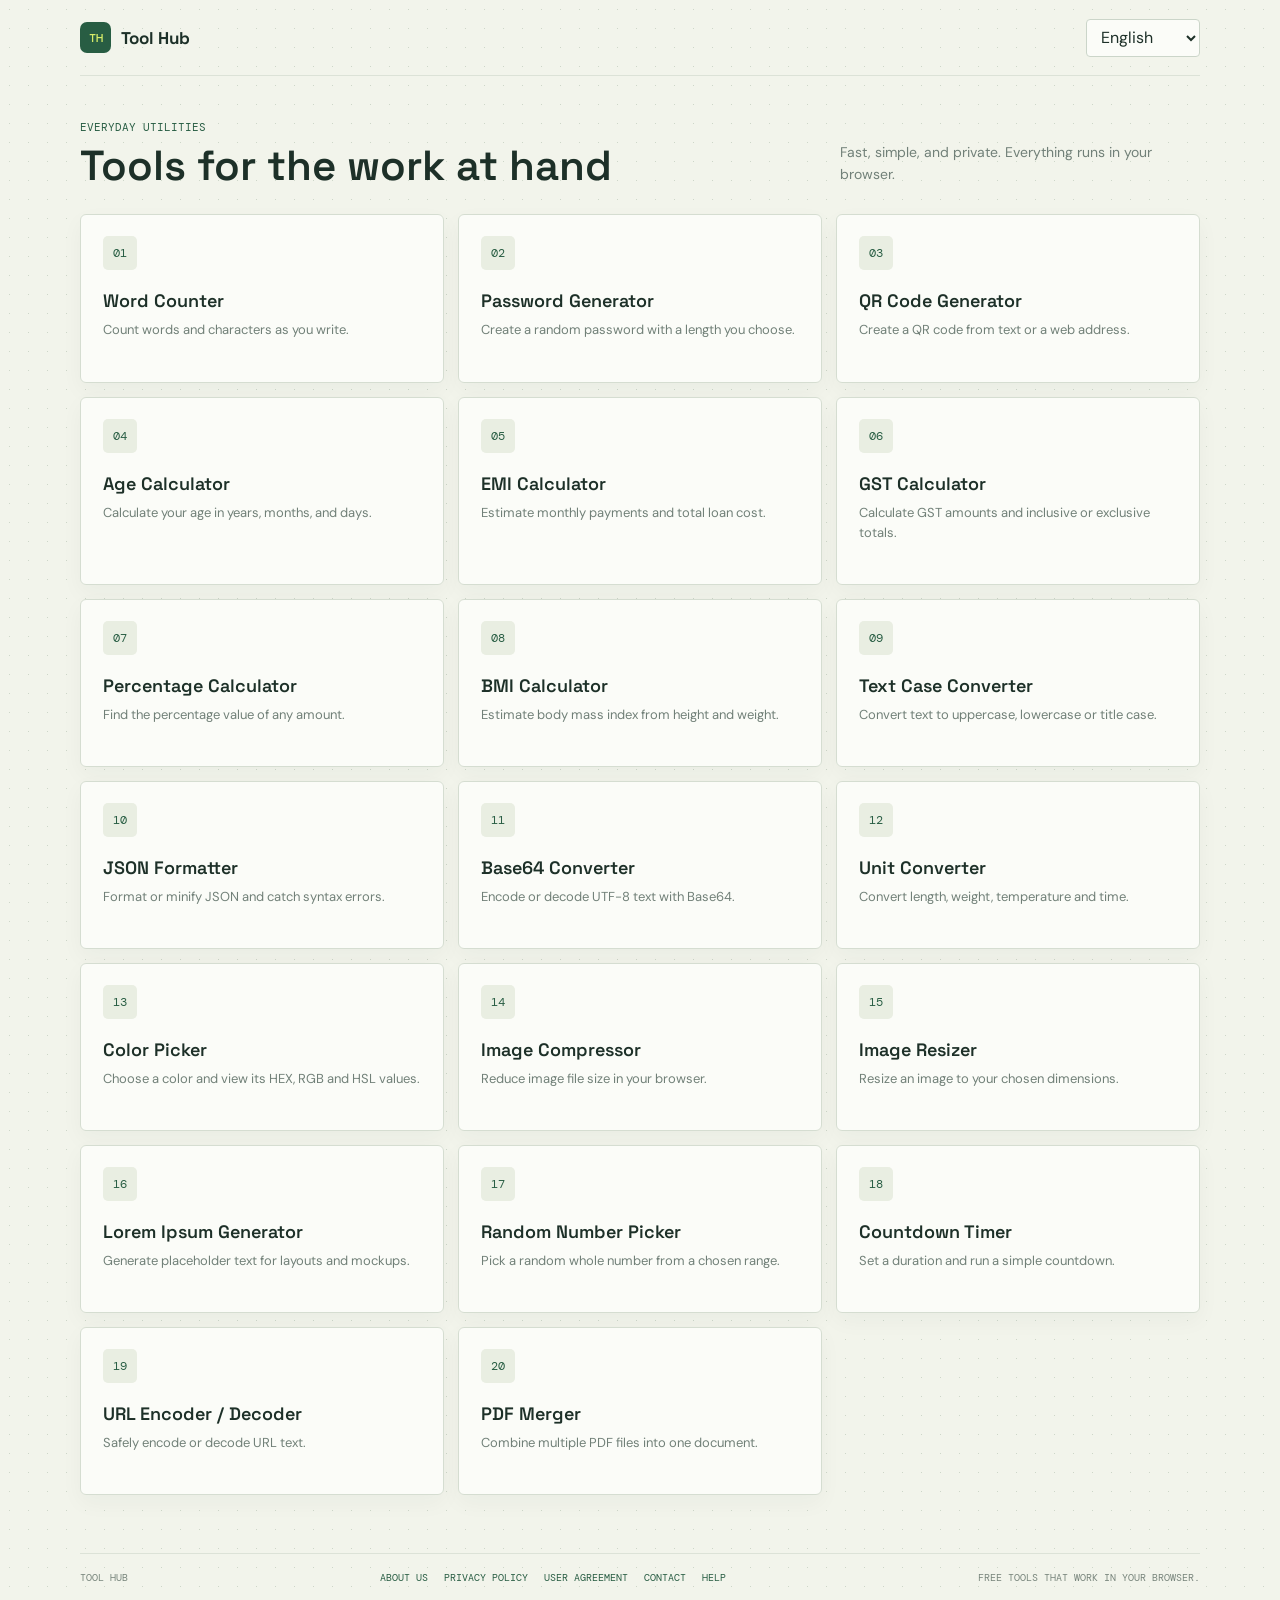
<file: index.html>
<!DOCTYPE html>
<html lang="en">
<head>
  <meta charset="UTF-8">
  <meta name="viewport" content="width=device-width, initial-scale=1">
  <meta name="theme-color" content="#f2f4eb">
  <meta name="description" content="A collection of 20 free online tools for writing, calculations, images, text and more.">
  <title>Tool Hub</title>
  <link rel="preconnect" href="https://fonts.googleapis.com">
  <link rel="preconnect" href="https://fonts.gstatic.com" crossorigin>
  <link href="https://fonts.googleapis.com/css2?family=DM+Mono:wght@400;500&family=DM+Sans:wght@400;500;600;700&family=Space+Grotesk:wght@400;500;600;700&family=Noto+Sans+Devanagari:wght@400;600&family=Noto+Sans+Telugu:wght@400;600&family=Noto+Sans+Arabic:wght@400;600&display=swap" rel="stylesheet">
  <style>
    :root {
      color-scheme: light;
      --paper: #f2f4eb;
      --ink: #1d3028;
      --muted: #718078;
      --green: #285d43;
      --lime: #d7ed69;
      --line: #dce2d7;
      --white: #fbfcf8;
      --orange: #e8794f;
      font-family: "DM Sans", "Noto Sans Devanagari", "Noto Sans Telugu", "Noto Sans Arabic", sans-serif;
      font-synthesis: none;
      text-rendering: optimizeLegibility;
      -webkit-font-smoothing: antialiased;
      -moz-osx-font-smoothing: grayscale;
    }

    * { box-sizing: border-box; }

    body {
      min-width: 320px;
      min-height: 100vh;
      margin: 0;
      color: var(--ink);
      background-color: var(--paper);
      background-image: radial-gradient(#cdd6c8 0.7px, transparent 0.7px);
      background-size: 19px 19px;
    }

    button, input, textarea, select { font: inherit; }
    button, select { cursor: pointer; }

    .shell {
      width: min(1120px, calc(100% - 64px));
      margin: 0 auto;
    }

    .topbar {
      display: flex;
      align-items: center;
      justify-content: space-between;
      min-height: 82px;
      border-bottom: 1px solid var(--line);
      animation: arrive 500ms ease both;
    }

    .brand {
      display: inline-flex;
      align-items: center;
      gap: 11px;
      color: var(--ink);
      font-family: "Space Grotesk", sans-serif;
      font-size: 17px;
      font-weight: 700;
      text-decoration: none;
    }

    .brand-mark {
      display: grid;
      width: 31px;
      height: 31px;
      place-items: center;
      border-radius: 9px;
      background: var(--green);
      color: var(--lime);
      font-family: "DM Mono", monospace;
      font-size: 15px;
    }

    .availability {
      display: flex;
      align-items: center;
      gap: 8px;
      color: var(--muted);
      font-family: "DM Mono", monospace;
      font-size: 11px;
      letter-spacing: 0;
      text-transform: uppercase;
    }

    .availability::before {
      width: 7px;
      height: 7px;
      border-radius: 50%;
      background: #7aab52;
      content: "";
    }

    main { padding: 66px 0 72px; }

    .intro {
      display: flex;
      align-items: end;
      justify-content: space-between;
      gap: 24px;
      margin-bottom: 34px;
      animation: arrive 550ms 70ms ease both;
    }

    .eyebrow {
      margin: 0 0 12px;
      color: var(--green);
      font-family: "DM Mono", monospace;
      font-size: 11px;
      letter-spacing: 0;
      text-transform: uppercase;
    }

    h1 {
      margin: 0;
      font-family: "Space Grotesk", sans-serif;
      font-size: clamp(38px, 5vw, 58px);
      font-weight: 600;
      line-height: 1.02;
      letter-spacing: 0;
    }

    .intro-note {
      max-width: 230px;
      margin: 0 0 4px;
      color: var(--muted);
      font-size: 14px;
      line-height: 1.55;
    }

    .language {
      min-height: 38px;
      padding: 0 32px 0 11px;
      border: 1px solid #cbd5c9;
      border-radius: 5px;
      background: var(--white);
      color: var(--ink);
    }

    .language:focus-visible, button:focus-visible, input:focus-visible, textarea:focus-visible {
      outline: 2px solid var(--green);
      outline-offset: 3px;
    }

    .visually-hidden {
      position: absolute;
      width: 1px;
      height: 1px;
      overflow: hidden;
      clip: rect(0, 0, 0, 0);
      white-space: nowrap;
      clip-path: inset(50%);
    }

    .tool-grid { display: grid; grid-template-columns: repeat(2, minmax(0, 1fr)); gap: 16px; }
    .tool-card {
      min-width: 0;
      padding: 21px 22px 20px;
      border: 1px solid #d5ddd1;
      border-radius: 7px;
      background: var(--white);
      box-shadow: 0 8px 22px rgb(34 58 43 / 4%);
      animation: arrive 520ms ease both;
    }
    .tool-card:nth-child(2) { animation-delay: 70ms; }
    .tool-card:nth-child(3) { animation-delay: 140ms; }
    .tool-card:nth-child(4) { animation-delay: 210ms; }
    .card-heading { display: flex; align-items: center; gap: 11px; margin-bottom: 17px; }
    .card-mark {
      display: grid;
      width: 33px;
      height: 33px;
      flex: 0 0 auto;
      place-items: center;
      border-radius: 5px;
      background: #e9eee2;
      color: var(--green);
      font-family: "DM Mono", monospace;
      font-size: 12px;
    }
    .card-heading h2 { margin: 0; font-family: "Space Grotesk", sans-serif; font-size: 17px; font-weight: 600; }
    .tool-card label { display: block; margin: 12px 0 6px; color: #64746a; font-size: 12px; }
    .tool-card input:not([type="range"]), .tool-card textarea {
      width: 100%;
      min-width: 0;
      border: 1px solid #d5ddd1;
      border-radius: 4px;
      background: #fff;
      color: var(--ink);
    }
    .tool-card input:not([type="range"]) { min-height: 40px; padding: 8px 10px; }
    .tool-card input[type="number"], .tool-card input[type="date"] { direction: ltr; text-align: start; }
    .tool-card textarea { min-height: 116px; padding: 10px 11px; resize: vertical; font-size: 14px; line-height: 1.55; }
    .tool-card textarea:focus-visible { outline: 2px solid var(--green); outline-offset: 2px; }
    .tool-card input[type="range"] { display: block; width: 100%; height: 24px; margin: 10px 0 2px; accent-color: var(--green); }
    .range-label { display: flex; align-items: baseline; justify-content: space-between; gap: 12px; }
    .range-label label { margin: 0; }
    .range-value { color: var(--green); font-family: "DM Mono", monospace; font-size: 13px; }
    .tool-card .stats { display: flex; flex-wrap: wrap; gap: 24px; padding-top: 15px; border-top: 1px solid #e8ece5; }
    .tool-card .stat-label { display: block; margin-bottom: 5px; color: var(--muted); font-size: 12px; }
    .tool-card .stat-value { display: block; font-size: 25px; line-height: 1; }
    .password-output {
      display: block;
      min-height: 43px;
      overflow-wrap: anywhere;
      padding: 11px;
      border: 1px solid #e1e7de;
      border-radius: 4px;
      background: #f4f6f0;
      color: var(--ink);
      font-family: "DM Mono", monospace;
      font-size: 13px;
    }
    .button-row { display: flex; flex-wrap: wrap; gap: 9px; margin-top: 13px; }
    .tool-button {
      min-height: 38px;
      margin-top: 13px;
      padding: 0 14px;
      border: 1px solid var(--green);
      border-radius: 4px;
      background: var(--green);
      color: #fff;
      font-size: 13px;
      font-weight: 600;
      transition: background-color 140ms ease, transform 140ms ease;
    }
    .button-row .tool-button { flex: 1; margin-top: 0; }
    .tool-button:hover { transform: translateY(-1px); background: #1d4b35; }
    .tool-button.secondary { background: transparent; color: var(--green); }
    .tool-button.secondary:hover { background: #edf2e8; }
    .tool-button:disabled { border-color: #cbd5c9; background: #e9eee7; color: #7d8b80; cursor: default; transform: none; }
    .tool-result { min-height: 24px; margin: 14px 0 0; color: var(--ink); font-size: 14px; line-height: 1.6; overflow-wrap: anywhere; }
    .tool-result:empty { margin-top: 0; }
    .tool-result.is-error { color: #a4472a; }
    .tool-status { min-height: 18px; margin: 8px 0 0; color: var(--muted); font-size: 12px; }

    .workspace {
      display: grid;
      grid-template-columns: minmax(0, 1fr) 286px;
      min-height: 410px;
      overflow: hidden;
      border: 1px solid #d5ddd1;
      border-radius: 8px;
      background: var(--white);
      box-shadow: 0 18px 48px rgb(34 58 43 / 7%);
      animation: arrive 600ms 140ms ease both;
    }

    .writing-pane {
      display: flex;
      min-width: 0;
      flex-direction: column;
      padding: 24px 28px 20px;
    }

    .pane-head {
      display: flex;
      align-items: center;
      justify-content: space-between;
      min-height: 31px;
      margin-bottom: 14px;
    }

    .pane-label, .draft-state {
      color: var(--muted);
      font-family: "DM Mono", monospace;
      font-size: 11px;
      letter-spacing: 0;
      text-transform: uppercase;
    }

    .draft-state { display: flex; align-items: center; gap: 7px; }
    .draft-state::before { width: 6px; height: 6px; border-radius: 50%; background: var(--orange); content: ""; }

    textarea {
      width: 100%;
      min-height: 285px;
      flex: 1;
      resize: vertical;
      border: 0;
      outline: 0;
      background: transparent;
      color: var(--ink);
      font-size: 16px;
      line-height: 1.75;
    }

    textarea::placeholder { color: #a2ada4; }
    textarea:focus-visible { outline: 2px solid #91ad63; outline-offset: 5px; border-radius: 2px; }

    .editor-foot {
      display: flex;
      align-items: center;
      justify-content: space-between;
      gap: 12px;
      padding-top: 15px;
      border-top: 1px solid #e8ece5;
    }

    .editor-hint { color: #89958c; font-size: 12px; }

    .clear-button {
      display: inline-flex;
      min-height: 36px;
      align-items: center;
      gap: 8px;
      padding: 0 10px;
      border: 0;
      border-radius: 5px;
      background: transparent;
      color: var(--green);
      cursor: pointer;
      font-size: 12px;
      font-weight: 600;
    }

    .clear-button:hover { background: #edf2e8; }
    .clear-button:focus-visible { outline: 2px solid var(--green); outline-offset: 2px; }
    .clear-button:disabled { color: #aab4ab; cursor: default; }
    .clear-button:disabled:hover { background: transparent; }

    .stats-pane {
      display: flex;
      flex-direction: column;
      padding: 26px 24px;
      background: #e9eee2;
    }

    .stats-title {
      margin: 0 0 22px;
      color: #64746a;
      font-family: "DM Mono", monospace;
      font-size: 11px;
      letter-spacing: 0;
      text-transform: uppercase;
    }

    .stat {
      padding: 16px 0 17px;
      border-top: 1px solid #d4ddcf;
    }

    .stat-label {
      display: block;
      margin-bottom: 7px;
      color: #68776d;
      font-size: 12px;
    }

    .stat-value {
      display: block;
      color: var(--ink);
      font-family: "Space Grotesk", sans-serif;
      font-size: 32px;
      font-weight: 600;
      line-height: 1;
      font-variant-numeric: tabular-nums;
    }

    .stat-value.is-updating { animation: count-update 220ms ease-out; }

    .reading-time {
      display: flex;
      align-items: center;
      justify-content: space-between;
      gap: 12px;
      margin-top: auto;
      padding: 15px 13px;
      border-radius: 5px;
      background: var(--green);
      color: white;
      font-size: 12px;
    }

    .reading-time strong {
      color: var(--lime);
      font-family: "DM Mono", monospace;
      font-size: 12px;
      font-weight: 500;
      white-space: nowrap;
    }

    footer {
      display: flex;
      justify-content: space-between;
      gap: 16px;
      padding-top: 20px;
      color: #78857c;
      font-family: "DM Mono", monospace;
      font-size: 10px;
      letter-spacing: 0;
      text-transform: uppercase;
    }

    @keyframes arrive {
      from { opacity: 0; transform: translateY(9px); }
      to { opacity: 1; transform: translateY(0); }
    }

    @keyframes count-update {
      50% { color: var(--green); transform: translateY(-2px); }
    }

    @media (max-width: 720px) {
      .shell { width: min(100% - 36px, 540px); }
      .topbar { min-height: 68px; }
      main { padding: 44px 0 40px; }
      .intro { align-items: start; flex-direction: column; gap: 14px; margin-bottom: 24px; }
      .intro-note { max-width: 330px; }
      .tool-grid { grid-template-columns: 1fr; gap: 12px; }
      .tool-card { padding: 18px; }
      .workspace { grid-template-columns: 1fr; }
      .writing-pane { min-height: 355px; padding: 19px 18px 15px; }
      textarea { min-height: 225px; }
      .stats-pane { display: grid; grid-template-columns: repeat(2, minmax(0, 1fr)); gap: 0 20px; padding: 21px 18px 18px; }
      .stats-title { grid-column: 1 / -1; margin-bottom: 10px; }
      .stat { padding: 13px 0; }
      .stat-value { font-size: 27px; }
      .reading-time { grid-column: 1 / -1; margin-top: 12px; }
    }

    @media (max-width: 390px) {
      .shell { width: calc(100% - 28px); }
      .availability { font-size: 9px; }
      .editor-hint { font-size: 11px; }
      footer { font-size: 9px; }
    }

    @media (prefers-reduced-motion: reduce) {
      *, *::before, *::after { animation-duration: 0.01ms !important; animation-iteration-count: 1 !important; scroll-behavior: auto !important; }
    }
  </style>
  <link rel="stylesheet" href="styles.css">
</head>
<body>
  <div class="shell">
    <header class="topbar">
      <a class="brand" href="index.html" aria-label="Tool Hub home">
        <span class="brand-mark" aria-hidden="true">TH</span>
        <span>Tool Hub</span>
      </a>
      <label class="visually-hidden" for="lang" data-i18n="languageLabel"></label>
      <select class="language" id="lang">
        <option value="en">English</option>
        <option value="hi">हिंदी</option>
        <option value="te">తెలుగు</option>
        <option value="ur">اردو</option>
      </select>
    </header>

    <main class="home-main">
      <section class="intro" aria-labelledby="page-title">
        <div>
          <p class="eyebrow" data-i18n="homeEyebrow"></p>
          <h1 id="page-title" data-i18n="homeTitle"></h1>
        </div>
        <p class="intro-note" data-i18n="homeSub"></p>
      </section>

      <section class="tool-grid" aria-label="Tools">
        <a class="tool-card" href="word-counter.html">
          <span class="card-mark" aria-hidden="true">01</span>
          <h2 data-i18n="wc"></h2>
          <p data-i18n="wcSummary"></p>
          <span class="card-action" data-i18n="openTool"></span>
        </a>
        <a class="tool-card" href="password-generator.html">
          <span class="card-mark" aria-hidden="true">02</span>
          <h2 data-i18n="pg"></h2>
          <p data-i18n="pgSummary"></p>
          <span class="card-action" data-i18n="openTool"></span>
        </a>
        <a class="tool-card" href="tools.html?tool=qr-generator"><span class="card-mark" aria-hidden="true">03</span><h2>QR Code Generator</h2><p>Create a QR code from text or a web address.</p><span class="card-action" data-i18n="openTool"></span></a>
        <a class="tool-card" href="age-calculator.html">
          <span class="card-mark" aria-hidden="true">04</span>
          <h2 data-i18n="age"></h2>
          <p data-i18n="ageSummary"></p>
          <span class="card-action" data-i18n="openTool"></span>
        </a>
        <a class="tool-card" href="emi-calculator.html">
          <span class="card-mark" aria-hidden="true">05</span>
          <h2 data-i18n="emi"></h2>
          <p data-i18n="emiSummary"></p>
          <span class="card-action" data-i18n="openTool"></span>
        </a>
        <a class="tool-card" href="tools.html?tool=gst-calculator"><span class="card-mark" aria-hidden="true">06</span><h2>GST Calculator</h2><p>Calculate GST amounts and inclusive or exclusive totals.</p><span class="card-action" data-i18n="openTool"></span></a>
        <a class="tool-card" href="tools.html?tool=percentage-calculator"><span class="card-mark" aria-hidden="true">07</span><h2>Percentage Calculator</h2><p>Find the percentage value of any amount.</p><span class="card-action" data-i18n="openTool"></span></a>
        <a class="tool-card" href="tools.html?tool=bmi-calculator"><span class="card-mark" aria-hidden="true">08</span><h2>BMI Calculator</h2><p>Estimate body mass index from height and weight.</p><span class="card-action" data-i18n="openTool"></span></a>
        <a class="tool-card" href="tools.html?tool=text-case-converter"><span class="card-mark" aria-hidden="true">09</span><h2>Text Case Converter</h2><p>Convert text to uppercase, lowercase or title case.</p><span class="card-action" data-i18n="openTool"></span></a>
        <a class="tool-card" href="tools.html?tool=json-formatter"><span class="card-mark" aria-hidden="true">10</span><h2>JSON Formatter</h2><p>Format or minify JSON and catch syntax errors.</p><span class="card-action" data-i18n="openTool"></span></a>
        <a class="tool-card" href="tools.html?tool=base64-converter"><span class="card-mark" aria-hidden="true">11</span><h2>Base64 Converter</h2><p>Encode or decode UTF-8 text with Base64.</p><span class="card-action" data-i18n="openTool"></span></a>
        <a class="tool-card" href="tools.html?tool=unit-converter"><span class="card-mark" aria-hidden="true">12</span><h2>Unit Converter</h2><p>Convert length, weight, temperature and time.</p><span class="card-action" data-i18n="openTool"></span></a>
        <a class="tool-card" href="tools.html?tool=color-picker"><span class="card-mark" aria-hidden="true">13</span><h2>Color Picker</h2><p>Choose a color and view its HEX, RGB and HSL values.</p><span class="card-action" data-i18n="openTool"></span></a>
        <a class="tool-card" href="tools.html?tool=image-compressor"><span class="card-mark" aria-hidden="true">14</span><h2>Image Compressor</h2><p>Reduce image file size in your browser.</p><span class="card-action" data-i18n="openTool"></span></a>
        <a class="tool-card" href="tools.html?tool=image-resizer"><span class="card-mark" aria-hidden="true">15</span><h2>Image Resizer</h2><p>Resize an image to your chosen dimensions.</p><span class="card-action" data-i18n="openTool"></span></a>
        <a class="tool-card" href="tools.html?tool=lorem-ipsum"><span class="card-mark" aria-hidden="true">16</span><h2>Lorem Ipsum Generator</h2><p>Generate placeholder text for layouts and mockups.</p><span class="card-action" data-i18n="openTool"></span></a>
        <a class="tool-card" href="tools.html?tool=random-number"><span class="card-mark" aria-hidden="true">17</span><h2>Random Number Picker</h2><p>Pick a random whole number from a chosen range.</p><span class="card-action" data-i18n="openTool"></span></a>
        <a class="tool-card" href="tools.html?tool=countdown-timer"><span class="card-mark" aria-hidden="true">18</span><h2>Countdown Timer</h2><p>Set a duration and run a simple countdown.</p><span class="card-action" data-i18n="openTool"></span></a>
        <a class="tool-card" href="tools.html?tool=url-encoder"><span class="card-mark" aria-hidden="true">19</span><h2>URL Encoder / Decoder</h2><p>Safely encode or decode URL text.</p><span class="card-action" data-i18n="openTool"></span></a>
        <a class="tool-card" href="tools.html?tool=pdf-merge"><span class="card-mark" aria-hidden="true">20</span><h2>PDF Merger</h2><p>Combine multiple PDF files into one document.</p><span class="card-action" data-i18n="openTool"></span></a>
      </section>
    </main>

    <footer>
      <span>Tool Hub</span>
      <nav class="footer-links" aria-label="Site information">
        <a href="about.html">About Us</a>
        <a href="privacy.html">Privacy Policy</a>
        <a href="terms.html">User Agreement</a>
        <a href="contact.html">Contact</a>
        <a href="help.html">Help</a>
      </nav>
      <span data-i18n="footer"></span>
    </footer>
  </div>
  <script src="app.js" defer></script>
</body>
</html>
</file>
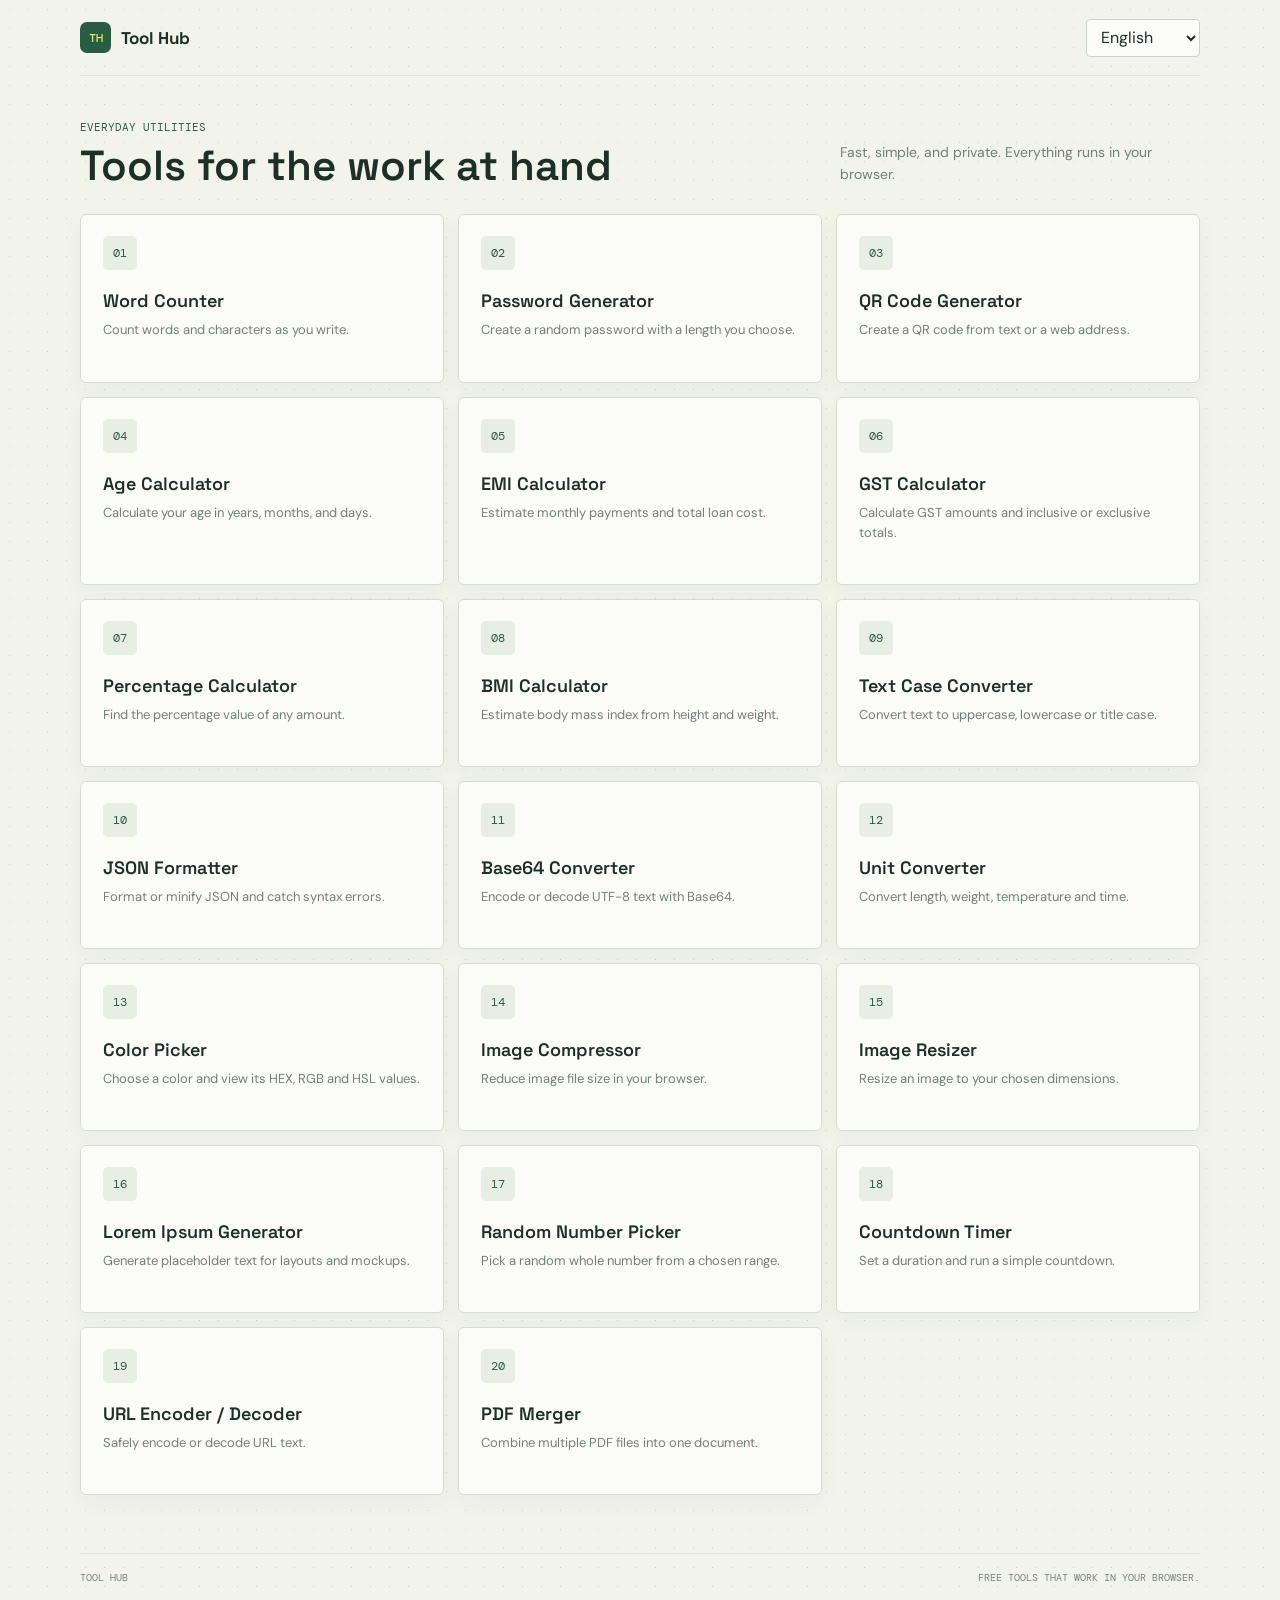
<file: github-pages-upload/index.html>
<!DOCTYPE html>
<html lang="en">
<head>
  <meta charset="UTF-8">
  <meta name="viewport" content="width=device-width, initial-scale=1">
  <meta name="theme-color" content="#f2f4eb">
  <meta name="description" content="A collection of 20 free online tools for writing, calculations, images, text and more.">
  <title>Tool Hub</title>
  <link rel="preconnect" href="https://fonts.googleapis.com">
  <link rel="preconnect" href="https://fonts.gstatic.com" crossorigin>
  <link href="https://fonts.googleapis.com/css2?family=DM+Mono:wght@400;500&family=DM+Sans:wght@400;500;600;700&family=Space+Grotesk:wght@400;500;600;700&family=Noto+Sans+Devanagari:wght@400;600&family=Noto+Sans+Telugu:wght@400;600&family=Noto+Sans+Arabic:wght@400;600&display=swap" rel="stylesheet">
  <style>
    :root {
      color-scheme: light;
      --paper: #f2f4eb;
      --ink: #1d3028;
      --muted: #718078;
      --green: #285d43;
      --lime: #d7ed69;
      --line: #dce2d7;
      --white: #fbfcf8;
      --orange: #e8794f;
      font-family: "DM Sans", "Noto Sans Devanagari", "Noto Sans Telugu", "Noto Sans Arabic", sans-serif;
      font-synthesis: none;
      text-rendering: optimizeLegibility;
      -webkit-font-smoothing: antialiased;
      -moz-osx-font-smoothing: grayscale;
    }

    * { box-sizing: border-box; }

    body {
      min-width: 320px;
      min-height: 100vh;
      margin: 0;
      color: var(--ink);
      background-color: var(--paper);
      background-image: radial-gradient(#cdd6c8 0.7px, transparent 0.7px);
      background-size: 19px 19px;
    }

    button, input, textarea, select { font: inherit; }
    button, select { cursor: pointer; }

    .shell {
      width: min(1120px, calc(100% - 64px));
      margin: 0 auto;
    }

    .topbar {
      display: flex;
      align-items: center;
      justify-content: space-between;
      min-height: 82px;
      border-bottom: 1px solid var(--line);
      animation: arrive 500ms ease both;
    }

    .brand {
      display: inline-flex;
      align-items: center;
      gap: 11px;
      color: var(--ink);
      font-family: "Space Grotesk", sans-serif;
      font-size: 17px;
      font-weight: 700;
      text-decoration: none;
    }

    .brand-mark {
      display: grid;
      width: 31px;
      height: 31px;
      place-items: center;
      border-radius: 9px;
      background: var(--green);
      color: var(--lime);
      font-family: "DM Mono", monospace;
      font-size: 15px;
    }

    .availability {
      display: flex;
      align-items: center;
      gap: 8px;
      color: var(--muted);
      font-family: "DM Mono", monospace;
      font-size: 11px;
      letter-spacing: 0;
      text-transform: uppercase;
    }

    .availability::before {
      width: 7px;
      height: 7px;
      border-radius: 50%;
      background: #7aab52;
      content: "";
    }

    main { padding: 66px 0 72px; }

    .intro {
      display: flex;
      align-items: end;
      justify-content: space-between;
      gap: 24px;
      margin-bottom: 34px;
      animation: arrive 550ms 70ms ease both;
    }

    .eyebrow {
      margin: 0 0 12px;
      color: var(--green);
      font-family: "DM Mono", monospace;
      font-size: 11px;
      letter-spacing: 0;
      text-transform: uppercase;
    }

    h1 {
      margin: 0;
      font-family: "Space Grotesk", sans-serif;
      font-size: clamp(38px, 5vw, 58px);
      font-weight: 600;
      line-height: 1.02;
      letter-spacing: 0;
    }

    .intro-note {
      max-width: 230px;
      margin: 0 0 4px;
      color: var(--muted);
      font-size: 14px;
      line-height: 1.55;
    }

    .language {
      min-height: 38px;
      padding: 0 32px 0 11px;
      border: 1px solid #cbd5c9;
      border-radius: 5px;
      background: var(--white);
      color: var(--ink);
    }

    .language:focus-visible, button:focus-visible, input:focus-visible, textarea:focus-visible {
      outline: 2px solid var(--green);
      outline-offset: 3px;
    }

    .visually-hidden {
      position: absolute;
      width: 1px;
      height: 1px;
      overflow: hidden;
      clip: rect(0, 0, 0, 0);
      white-space: nowrap;
      clip-path: inset(50%);
    }

    .tool-grid { display: grid; grid-template-columns: repeat(2, minmax(0, 1fr)); gap: 16px; }
    .tool-card {
      min-width: 0;
      padding: 21px 22px 20px;
      border: 1px solid #d5ddd1;
      border-radius: 7px;
      background: var(--white);
      box-shadow: 0 8px 22px rgb(34 58 43 / 4%);
      animation: arrive 520ms ease both;
    }
    .tool-card:nth-child(2) { animation-delay: 70ms; }
    .tool-card:nth-child(3) { animation-delay: 140ms; }
    .tool-card:nth-child(4) { animation-delay: 210ms; }
    .card-heading { display: flex; align-items: center; gap: 11px; margin-bottom: 17px; }
    .card-mark {
      display: grid;
      width: 33px;
      height: 33px;
      flex: 0 0 auto;
      place-items: center;
      border-radius: 5px;
      background: #e9eee2;
      color: var(--green);
      font-family: "DM Mono", monospace;
      font-size: 12px;
    }
    .card-heading h2 { margin: 0; font-family: "Space Grotesk", sans-serif; font-size: 17px; font-weight: 600; }
    .tool-card label { display: block; margin: 12px 0 6px; color: #64746a; font-size: 12px; }
    .tool-card input:not([type="range"]), .tool-card textarea {
      width: 100%;
      min-width: 0;
      border: 1px solid #d5ddd1;
      border-radius: 4px;
      background: #fff;
      color: var(--ink);
    }
    .tool-card input:not([type="range"]) { min-height: 40px; padding: 8px 10px; }
    .tool-card input[type="number"], .tool-card input[type="date"] { direction: ltr; text-align: start; }
    .tool-card textarea { min-height: 116px; padding: 10px 11px; resize: vertical; font-size: 14px; line-height: 1.55; }
    .tool-card textarea:focus-visible { outline: 2px solid var(--green); outline-offset: 2px; }
    .tool-card input[type="range"] { display: block; width: 100%; height: 24px; margin: 10px 0 2px; accent-color: var(--green); }
    .range-label { display: flex; align-items: baseline; justify-content: space-between; gap: 12px; }
    .range-label label { margin: 0; }
    .range-value { color: var(--green); font-family: "DM Mono", monospace; font-size: 13px; }
    .tool-card .stats { display: flex; flex-wrap: wrap; gap: 24px; padding-top: 15px; border-top: 1px solid #e8ece5; }
    .tool-card .stat-label { display: block; margin-bottom: 5px; color: var(--muted); font-size: 12px; }
    .tool-card .stat-value { display: block; font-size: 25px; line-height: 1; }
    .password-output {
      display: block;
      min-height: 43px;
      overflow-wrap: anywhere;
      padding: 11px;
      border: 1px solid #e1e7de;
      border-radius: 4px;
      background: #f4f6f0;
      color: var(--ink);
      font-family: "DM Mono", monospace;
      font-size: 13px;
    }
    .button-row { display: flex; flex-wrap: wrap; gap: 9px; margin-top: 13px; }
    .tool-button {
      min-height: 38px;
      margin-top: 13px;
      padding: 0 14px;
      border: 1px solid var(--green);
      border-radius: 4px;
      background: var(--green);
      color: #fff;
      font-size: 13px;
      font-weight: 600;
      transition: background-color 140ms ease, transform 140ms ease;
    }
    .button-row .tool-button { flex: 1; margin-top: 0; }
    .tool-button:hover { transform: translateY(-1px); background: #1d4b35; }
    .tool-button.secondary { background: transparent; color: var(--green); }
    .tool-button.secondary:hover { background: #edf2e8; }
    .tool-button:disabled { border-color: #cbd5c9; background: #e9eee7; color: #7d8b80; cursor: default; transform: none; }
    .tool-result { min-height: 24px; margin: 14px 0 0; color: var(--ink); font-size: 14px; line-height: 1.6; overflow-wrap: anywhere; }
    .tool-result:empty { margin-top: 0; }
    .tool-result.is-error { color: #a4472a; }
    .tool-status { min-height: 18px; margin: 8px 0 0; color: var(--muted); font-size: 12px; }

    .workspace {
      display: grid;
      grid-template-columns: minmax(0, 1fr) 286px;
      min-height: 410px;
      overflow: hidden;
      border: 1px solid #d5ddd1;
      border-radius: 8px;
      background: var(--white);
      box-shadow: 0 18px 48px rgb(34 58 43 / 7%);
      animation: arrive 600ms 140ms ease both;
    }

    .writing-pane {
      display: flex;
      min-width: 0;
      flex-direction: column;
      padding: 24px 28px 20px;
    }

    .pane-head {
      display: flex;
      align-items: center;
      justify-content: space-between;
      min-height: 31px;
      margin-bottom: 14px;
    }

    .pane-label, .draft-state {
      color: var(--muted);
      font-family: "DM Mono", monospace;
      font-size: 11px;
      letter-spacing: 0;
      text-transform: uppercase;
    }

    .draft-state { display: flex; align-items: center; gap: 7px; }
    .draft-state::before { width: 6px; height: 6px; border-radius: 50%; background: var(--orange); content: ""; }

    textarea {
      width: 100%;
      min-height: 285px;
      flex: 1;
      resize: vertical;
      border: 0;
      outline: 0;
      background: transparent;
      color: var(--ink);
      font-size: 16px;
      line-height: 1.75;
    }

    textarea::placeholder { color: #a2ada4; }
    textarea:focus-visible { outline: 2px solid #91ad63; outline-offset: 5px; border-radius: 2px; }

    .editor-foot {
      display: flex;
      align-items: center;
      justify-content: space-between;
      gap: 12px;
      padding-top: 15px;
      border-top: 1px solid #e8ece5;
    }

    .editor-hint { color: #89958c; font-size: 12px; }

    .clear-button {
      display: inline-flex;
      min-height: 36px;
      align-items: center;
      gap: 8px;
      padding: 0 10px;
      border: 0;
      border-radius: 5px;
      background: transparent;
      color: var(--green);
      cursor: pointer;
      font-size: 12px;
      font-weight: 600;
    }

    .clear-button:hover { background: #edf2e8; }
    .clear-button:focus-visible { outline: 2px solid var(--green); outline-offset: 2px; }
    .clear-button:disabled { color: #aab4ab; cursor: default; }
    .clear-button:disabled:hover { background: transparent; }

    .stats-pane {
      display: flex;
      flex-direction: column;
      padding: 26px 24px;
      background: #e9eee2;
    }

    .stats-title {
      margin: 0 0 22px;
      color: #64746a;
      font-family: "DM Mono", monospace;
      font-size: 11px;
      letter-spacing: 0;
      text-transform: uppercase;
    }

    .stat {
      padding: 16px 0 17px;
      border-top: 1px solid #d4ddcf;
    }

    .stat-label {
      display: block;
      margin-bottom: 7px;
      color: #68776d;
      font-size: 12px;
    }

    .stat-value {
      display: block;
      color: var(--ink);
      font-family: "Space Grotesk", sans-serif;
      font-size: 32px;
      font-weight: 600;
      line-height: 1;
      font-variant-numeric: tabular-nums;
    }

    .stat-value.is-updating { animation: count-update 220ms ease-out; }

    .reading-time {
      display: flex;
      align-items: center;
      justify-content: space-between;
      gap: 12px;
      margin-top: auto;
      padding: 15px 13px;
      border-radius: 5px;
      background: var(--green);
      color: white;
      font-size: 12px;
    }

    .reading-time strong {
      color: var(--lime);
      font-family: "DM Mono", monospace;
      font-size: 12px;
      font-weight: 500;
      white-space: nowrap;
    }

    footer {
      display: flex;
      justify-content: space-between;
      gap: 16px;
      padding-top: 20px;
      color: #78857c;
      font-family: "DM Mono", monospace;
      font-size: 10px;
      letter-spacing: 0;
      text-transform: uppercase;
    }

    @keyframes arrive {
      from { opacity: 0; transform: translateY(9px); }
      to { opacity: 1; transform: translateY(0); }
    }

    @keyframes count-update {
      50% { color: var(--green); transform: translateY(-2px); }
    }

    @media (max-width: 720px) {
      .shell { width: min(100% - 36px, 540px); }
      .topbar { min-height: 68px; }
      main { padding: 44px 0 40px; }
      .intro { align-items: start; flex-direction: column; gap: 14px; margin-bottom: 24px; }
      .intro-note { max-width: 330px; }
      .tool-grid { grid-template-columns: 1fr; gap: 12px; }
      .tool-card { padding: 18px; }
      .workspace { grid-template-columns: 1fr; }
      .writing-pane { min-height: 355px; padding: 19px 18px 15px; }
      textarea { min-height: 225px; }
      .stats-pane { display: grid; grid-template-columns: repeat(2, minmax(0, 1fr)); gap: 0 20px; padding: 21px 18px 18px; }
      .stats-title { grid-column: 1 / -1; margin-bottom: 10px; }
      .stat { padding: 13px 0; }
      .stat-value { font-size: 27px; }
      .reading-time { grid-column: 1 / -1; margin-top: 12px; }
    }

    @media (max-width: 390px) {
      .shell { width: calc(100% - 28px); }
      .availability { font-size: 9px; }
      .editor-hint { font-size: 11px; }
      footer { font-size: 9px; }
    }

    @media (prefers-reduced-motion: reduce) {
      *, *::before, *::after { animation-duration: 0.01ms !important; animation-iteration-count: 1 !important; scroll-behavior: auto !important; }
    }
  </style>
  <link rel="stylesheet" href="styles.css">
</head>
<body>
  <div class="shell">
    <header class="topbar">
      <a class="brand" href="index.html" aria-label="Tool Hub home">
        <span class="brand-mark" aria-hidden="true">TH</span>
        <span>Tool Hub</span>
      </a>
      <label class="visually-hidden" for="lang" data-i18n="languageLabel"></label>
      <select class="language" id="lang">
        <option value="en">English</option>
        <option value="hi">हिंदी</option>
        <option value="te">తెలుగు</option>
        <option value="ur">اردو</option>
      </select>
    </header>

    <main class="home-main">
      <section class="intro" aria-labelledby="page-title">
        <div>
          <p class="eyebrow" data-i18n="homeEyebrow"></p>
          <h1 id="page-title" data-i18n="homeTitle"></h1>
        </div>
        <p class="intro-note" data-i18n="homeSub"></p>
      </section>

      <section class="tool-grid" aria-label="Tools">
        <a class="tool-card" href="word-counter.html">
          <span class="card-mark" aria-hidden="true">01</span>
          <h2 data-i18n="wc"></h2>
          <p data-i18n="wcSummary"></p>
          <span class="card-action" data-i18n="openTool"></span>
        </a>
        <a class="tool-card" href="password-generator.html">
          <span class="card-mark" aria-hidden="true">02</span>
          <h2 data-i18n="pg"></h2>
          <p data-i18n="pgSummary"></p>
          <span class="card-action" data-i18n="openTool"></span>
        </a>
        <a class="tool-card" href="tools.html?tool=qr-generator"><span class="card-mark" aria-hidden="true">03</span><h2>QR Code Generator</h2><p>Create a QR code from text or a web address.</p><span class="card-action" data-i18n="openTool"></span></a>
        <a class="tool-card" href="age-calculator.html">
          <span class="card-mark" aria-hidden="true">04</span>
          <h2 data-i18n="age"></h2>
          <p data-i18n="ageSummary"></p>
          <span class="card-action" data-i18n="openTool"></span>
        </a>
        <a class="tool-card" href="emi-calculator.html">
          <span class="card-mark" aria-hidden="true">05</span>
          <h2 data-i18n="emi"></h2>
          <p data-i18n="emiSummary"></p>
          <span class="card-action" data-i18n="openTool"></span>
        </a>
        <a class="tool-card" href="tools.html?tool=gst-calculator"><span class="card-mark" aria-hidden="true">06</span><h2>GST Calculator</h2><p>Calculate GST amounts and inclusive or exclusive totals.</p><span class="card-action" data-i18n="openTool"></span></a>
        <a class="tool-card" href="tools.html?tool=percentage-calculator"><span class="card-mark" aria-hidden="true">07</span><h2>Percentage Calculator</h2><p>Find the percentage value of any amount.</p><span class="card-action" data-i18n="openTool"></span></a>
        <a class="tool-card" href="tools.html?tool=bmi-calculator"><span class="card-mark" aria-hidden="true">08</span><h2>BMI Calculator</h2><p>Estimate body mass index from height and weight.</p><span class="card-action" data-i18n="openTool"></span></a>
        <a class="tool-card" href="tools.html?tool=text-case-converter"><span class="card-mark" aria-hidden="true">09</span><h2>Text Case Converter</h2><p>Convert text to uppercase, lowercase or title case.</p><span class="card-action" data-i18n="openTool"></span></a>
        <a class="tool-card" href="tools.html?tool=json-formatter"><span class="card-mark" aria-hidden="true">10</span><h2>JSON Formatter</h2><p>Format or minify JSON and catch syntax errors.</p><span class="card-action" data-i18n="openTool"></span></a>
        <a class="tool-card" href="tools.html?tool=base64-converter"><span class="card-mark" aria-hidden="true">11</span><h2>Base64 Converter</h2><p>Encode or decode UTF-8 text with Base64.</p><span class="card-action" data-i18n="openTool"></span></a>
        <a class="tool-card" href="tools.html?tool=unit-converter"><span class="card-mark" aria-hidden="true">12</span><h2>Unit Converter</h2><p>Convert length, weight, temperature and time.</p><span class="card-action" data-i18n="openTool"></span></a>
        <a class="tool-card" href="tools.html?tool=color-picker"><span class="card-mark" aria-hidden="true">13</span><h2>Color Picker</h2><p>Choose a color and view its HEX, RGB and HSL values.</p><span class="card-action" data-i18n="openTool"></span></a>
        <a class="tool-card" href="tools.html?tool=image-compressor"><span class="card-mark" aria-hidden="true">14</span><h2>Image Compressor</h2><p>Reduce image file size in your browser.</p><span class="card-action" data-i18n="openTool"></span></a>
        <a class="tool-card" href="tools.html?tool=image-resizer"><span class="card-mark" aria-hidden="true">15</span><h2>Image Resizer</h2><p>Resize an image to your chosen dimensions.</p><span class="card-action" data-i18n="openTool"></span></a>
        <a class="tool-card" href="tools.html?tool=lorem-ipsum"><span class="card-mark" aria-hidden="true">16</span><h2>Lorem Ipsum Generator</h2><p>Generate placeholder text for layouts and mockups.</p><span class="card-action" data-i18n="openTool"></span></a>
        <a class="tool-card" href="tools.html?tool=random-number"><span class="card-mark" aria-hidden="true">17</span><h2>Random Number Picker</h2><p>Pick a random whole number from a chosen range.</p><span class="card-action" data-i18n="openTool"></span></a>
        <a class="tool-card" href="tools.html?tool=countdown-timer"><span class="card-mark" aria-hidden="true">18</span><h2>Countdown Timer</h2><p>Set a duration and run a simple countdown.</p><span class="card-action" data-i18n="openTool"></span></a>
        <a class="tool-card" href="tools.html?tool=url-encoder"><span class="card-mark" aria-hidden="true">19</span><h2>URL Encoder / Decoder</h2><p>Safely encode or decode URL text.</p><span class="card-action" data-i18n="openTool"></span></a>
        <a class="tool-card" href="tools.html?tool=pdf-merge"><span class="card-mark" aria-hidden="true">20</span><h2>PDF Merger</h2><p>Combine multiple PDF files into one document.</p><span class="card-action" data-i18n="openTool"></span></a>
      </section>
    </main>

    <footer>
      <span>Tool Hub</span>
      <span data-i18n="footer"></span>
    </footer>
  </div>
  <script src="app.js" defer></script>
</body>
</html>
</file>
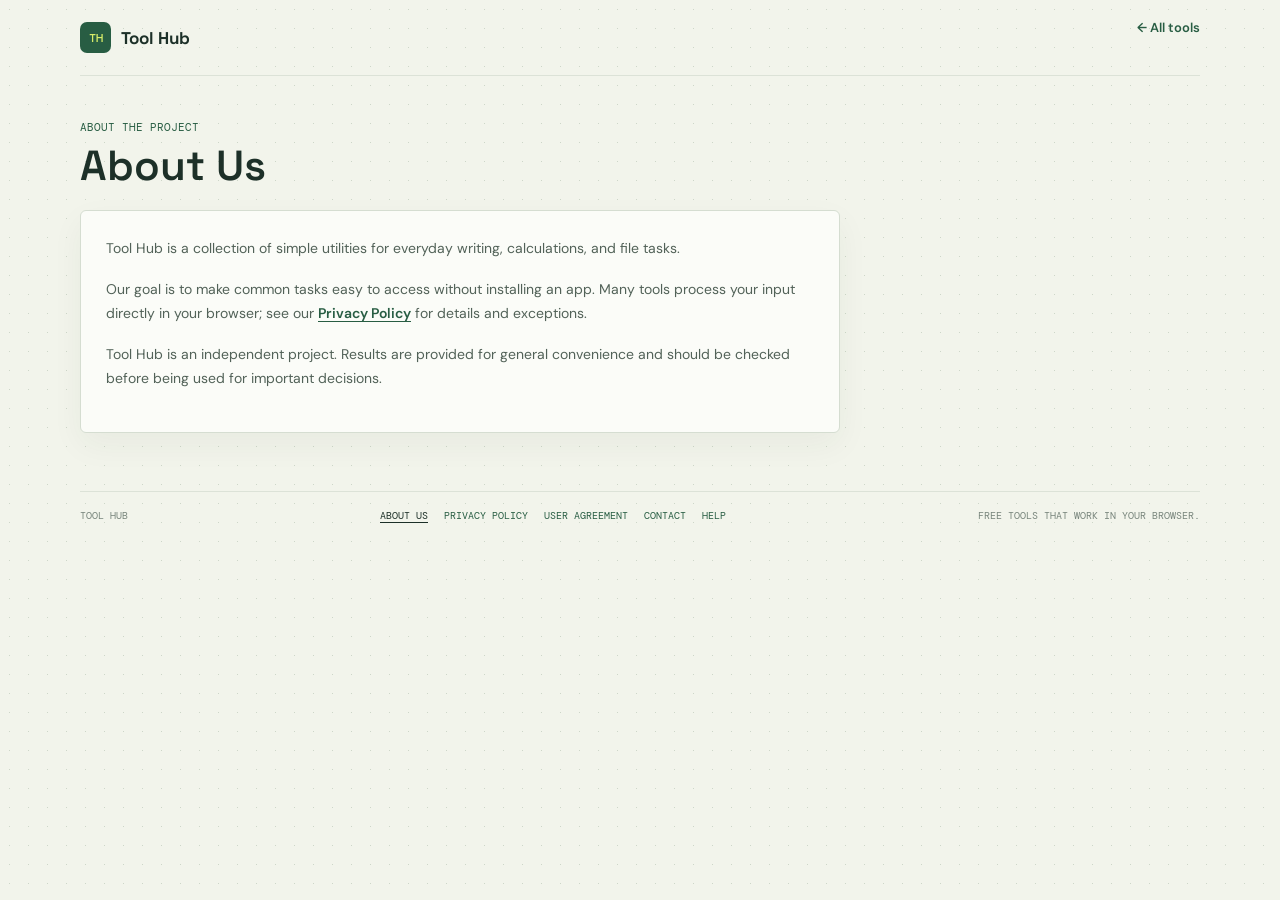
<file: about.html>
<!DOCTYPE html>
<html lang="en">
<head>
  <meta charset="UTF-8">
  <meta name="viewport" content="width=device-width, initial-scale=1">
  <meta name="theme-color" content="#f2f4eb">
  <meta name="description" content="Learn about Tool Hub and its free browser-based utilities.">
  <title>About Us | Tool Hub</title>
  <link rel="preconnect" href="https://fonts.googleapis.com">
  <link rel="preconnect" href="https://fonts.gstatic.com" crossorigin>
  <link href="https://fonts.googleapis.com/css2?family=DM+Mono:wght@400;500&family=DM+Sans:wght@400;500;600;700&family=Space+Grotesk:wght@400;500;600;700&display=swap" rel="stylesheet">
  <link rel="stylesheet" href="styles.css">
</head>
<body>
  <div class="shell">
    <header class="topbar"><a class="brand" href="index.html"><span class="brand-mark" aria-hidden="true">TH</span><span>Tool Hub</span></a><a class="back-link" href="index.html">← All tools</a></header>
    <main class="page-main info-main">
      <section class="page-heading"><p class="eyebrow">About the project</p><h1>About Us</h1></section>
      <article class="tool-panel info-content">
        <p>Tool Hub is a collection of simple utilities for everyday writing, calculations, and file tasks.</p>
        <p>Our goal is to make common tasks easy to access without installing an app. Many tools process your input directly in your browser; see our <a href="privacy.html">Privacy Policy</a> for details and exceptions.</p>
        <p>Tool Hub is an independent project. Results are provided for general convenience and should be checked before being used for important decisions.</p>
      </article>
    </main>
    <footer><span>Tool Hub</span><nav class="footer-links" aria-label="Site information"><a href="about.html" aria-current="page">About Us</a><a href="privacy.html">Privacy Policy</a><a href="terms.html">User Agreement</a><a href="contact.html">Contact</a><a href="help.html">Help</a></nav><span>Free tools that work in your browser.</span></footer>
  </div>
</body>
</html>
</file>
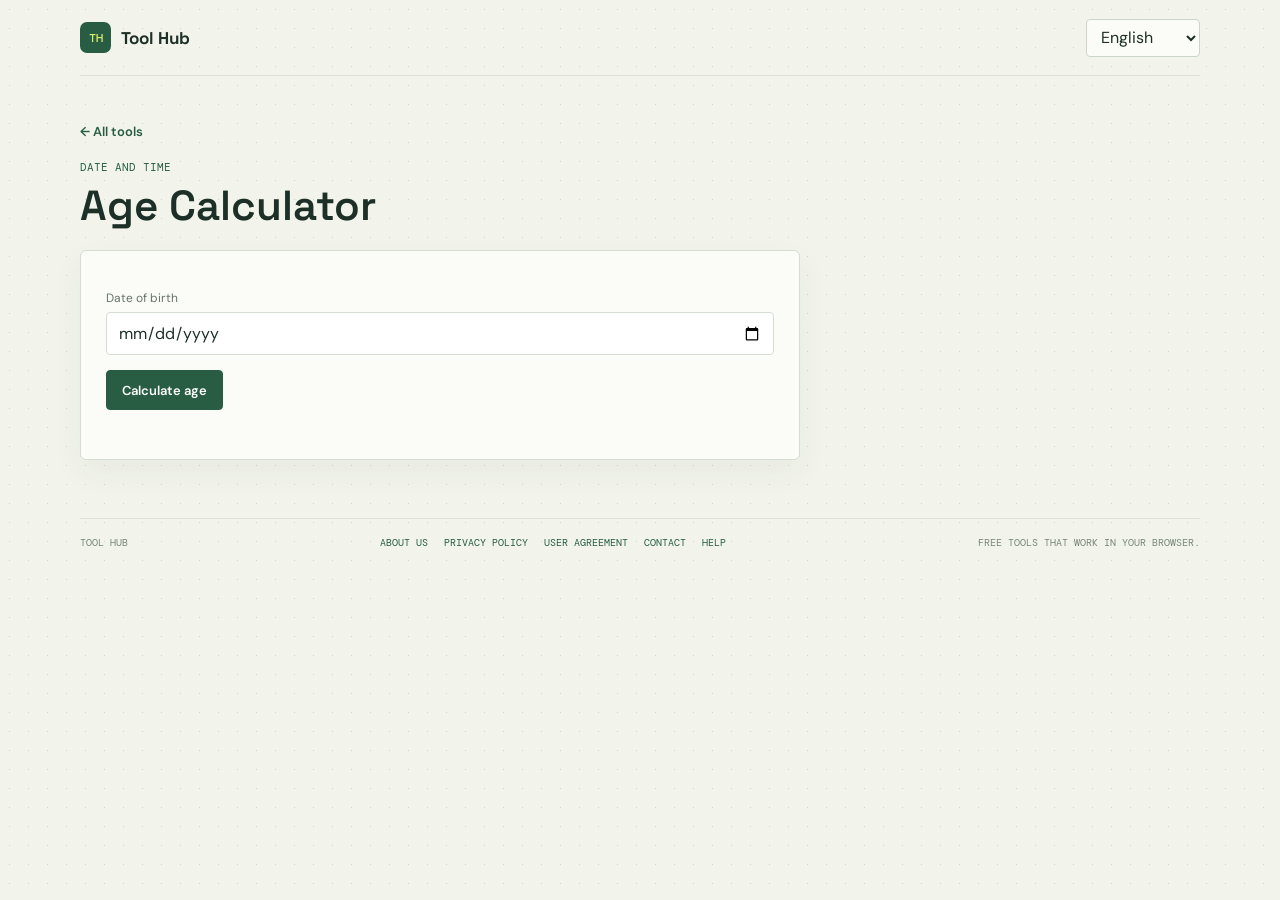
<file: age-calculator.html>
<!DOCTYPE html>
<html lang="en">
<head>
  <meta charset="UTF-8">
  <meta name="viewport" content="width=device-width, initial-scale=1">
  <meta name="theme-color" content="#f2f4eb">
  <title>Age Calculator | Tool Hub</title>
  <link rel="preconnect" href="https://fonts.googleapis.com">
  <link rel="preconnect" href="https://fonts.gstatic.com" crossorigin>
  <link href="https://fonts.googleapis.com/css2?family=DM+Mono:wght@400;500&family=DM+Sans:wght@400;500;600;700&family=Space+Grotesk:wght@400;500;600;700&family=Noto+Sans+Devanagari:wght@400;600&family=Noto+Sans+Telugu:wght@400;600&family=Noto+Sans+Arabic:wght@400;600&display=swap" rel="stylesheet">
  <link rel="stylesheet" href="styles.css">
</head>
<body data-tool="age-calculator">
  <div class="shell">
    <header class="topbar">
      <a class="brand" href="index.html"><span class="brand-mark" aria-hidden="true">TH</span><span>Tool Hub</span></a>
      <label class="visually-hidden" for="lang" data-i18n="language"></label>
      <select class="language" id="lang"><option value="en">English</option><option value="hi">हिंदी</option><option value="te">తెలుగు</option><option value="ur">اردو</option></select>
    </header>
    <main class="page-main">
      <a class="back-link" href="index.html" data-i18n="back"></a>
      <section class="page-heading"><p class="eyebrow" data-i18n="ageEyebrow"></p><h1 data-i18n="age"></h1></section>
      <form class="tool-panel" id="age-form">
        <label for="birth-date" data-i18n="dob"></label>
        <input type="date" id="birth-date" required>
        <button class="tool-button" type="submit" data-i18n="calculateAge"></button>
        <p class="tool-result" id="age-result" data-clear-result role="status" aria-live="polite"></p>
      </form>
    </main>
    <footer><span>Tool Hub</span><nav class="footer-links" aria-label="Site information"><a href="about.html">About Us</a><a href="privacy.html">Privacy Policy</a><a href="terms.html">User Agreement</a><a href="contact.html">Contact</a><a href="help.html">Help</a></nav><span data-i18n="footer"></span></footer>
  </div>
  <script src="app.js" defer></script>
</body>
</html>
</file>
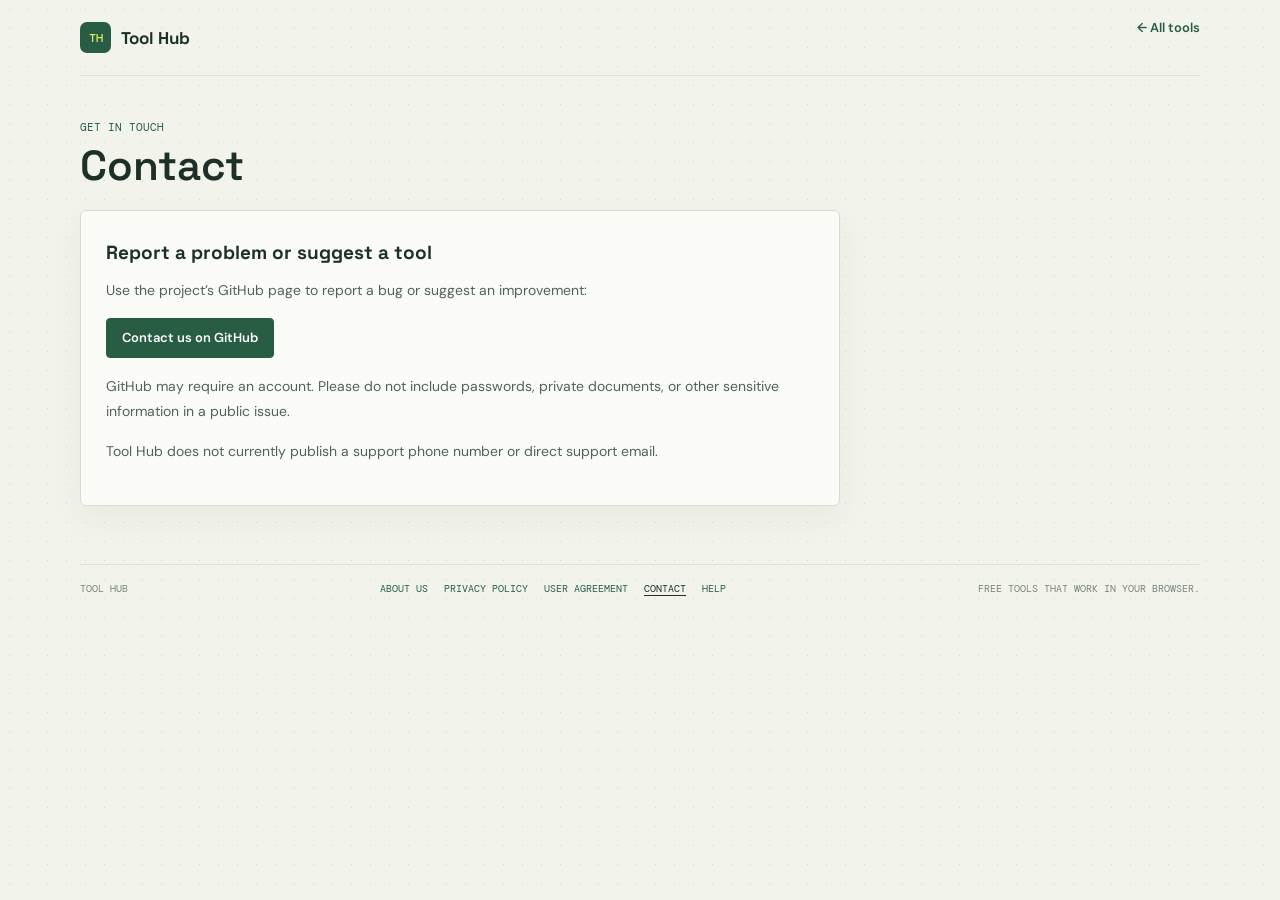
<file: contact.html>
<!DOCTYPE html>
<html lang="en">
<head>
  <meta charset="UTF-8">
  <meta name="viewport" content="width=device-width, initial-scale=1">
  <meta name="theme-color" content="#f2f4eb">
  <meta name="description" content="Contact Tool Hub support or report a problem.">
  <title>Contact | Tool Hub</title>
  <link rel="preconnect" href="https://fonts.googleapis.com">
  <link rel="preconnect" href="https://fonts.gstatic.com" crossorigin>
  <link href="https://fonts.googleapis.com/css2?family=DM+Mono:wght@400;500&family=DM+Sans:wght@400;500;600;700&family=Space+Grotesk:wght@400;500;600;700&display=swap" rel="stylesheet">
  <link rel="stylesheet" href="styles.css">
</head>
<body>
  <div class="shell">
    <header class="topbar"><a class="brand" href="index.html"><span class="brand-mark" aria-hidden="true">TH</span><span>Tool Hub</span></a><a class="back-link" href="index.html">← All tools</a></header>
    <main class="page-main info-main">
      <section class="page-heading"><p class="eyebrow">Get in touch</p><h1>Contact</h1></section>
      <article class="tool-panel info-content">
        <h2>Report a problem or suggest a tool</h2>
        <p>Use the project’s GitHub page to report a bug or suggest an improvement:</p>
        <p><a class="tool-button info-link-button" href="https://github.com/hydersyed1129-dot/tool-hub/issues/new" target="_blank" rel="noopener noreferrer">Contact us on GitHub</a></p>
        <p>GitHub may require an account. Please do not include passwords, private documents, or other sensitive information in a public issue.</p>
        <p>Tool Hub does not currently publish a support phone number or direct support email.</p>
      </article>
    </main>
    <footer><span>Tool Hub</span><nav class="footer-links" aria-label="Site information"><a href="about.html">About Us</a><a href="privacy.html">Privacy Policy</a><a href="terms.html">User Agreement</a><a href="contact.html" aria-current="page">Contact</a><a href="help.html">Help</a></nav><span>Free tools that work in your browser.</span></footer>
  </div>
</body>
</html>
</file>
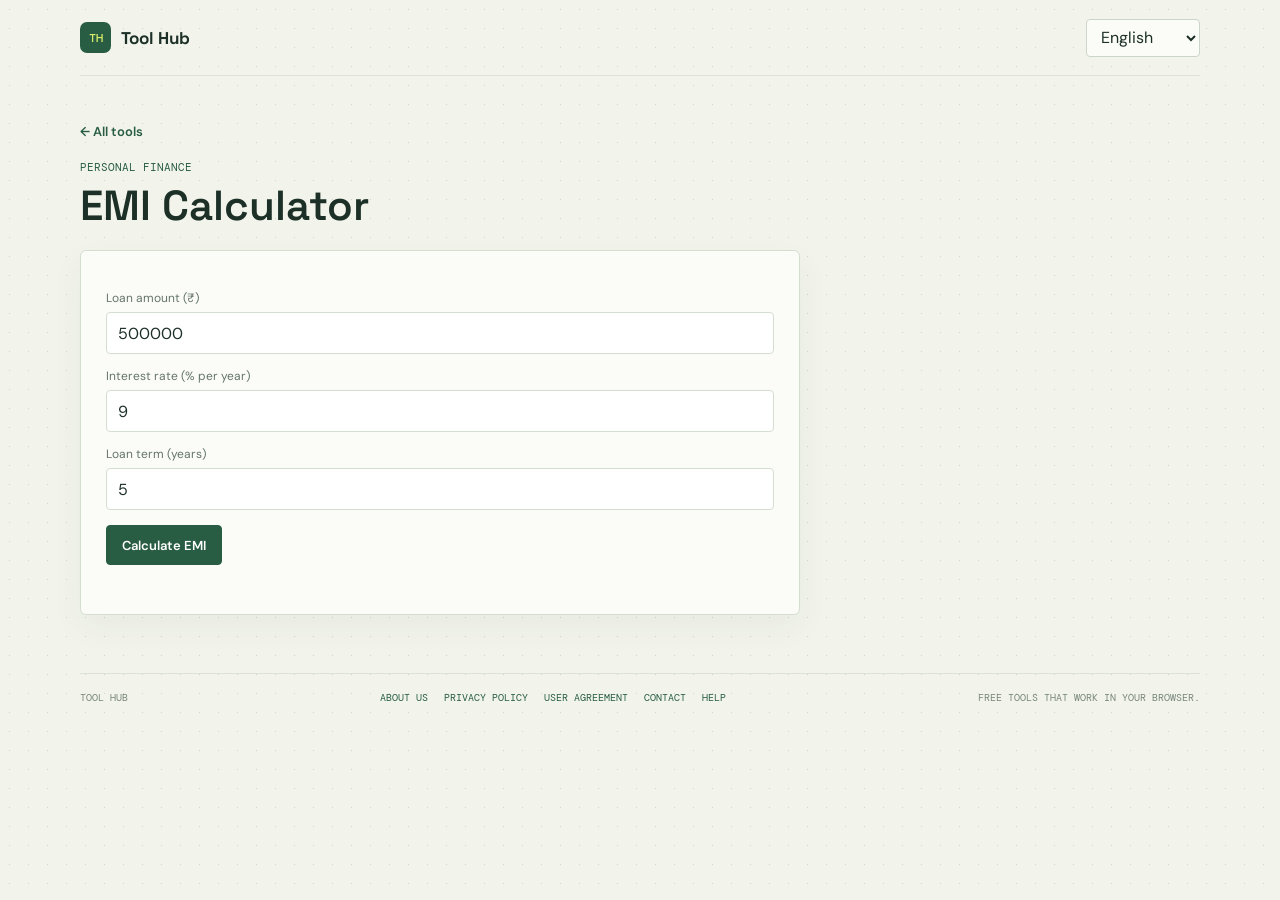
<file: emi-calculator.html>
<!DOCTYPE html>
<html lang="en">
<head>
  <meta charset="UTF-8">
  <meta name="viewport" content="width=device-width, initial-scale=1">
  <meta name="theme-color" content="#f2f4eb">
  <title>EMI Calculator | Tool Hub</title>
  <link rel="preconnect" href="https://fonts.googleapis.com">
  <link rel="preconnect" href="https://fonts.gstatic.com" crossorigin>
  <link href="https://fonts.googleapis.com/css2?family=DM+Mono:wght@400;500&family=DM+Sans:wght@400;500;600;700&family=Space+Grotesk:wght@400;500;600;700&family=Noto+Sans+Devanagari:wght@400;600&family=Noto+Sans+Telugu:wght@400;600&family=Noto+Sans+Arabic:wght@400;600&display=swap" rel="stylesheet">
  <link rel="stylesheet" href="styles.css">
</head>
<body data-tool="emi-calculator">
  <div class="shell">
    <header class="topbar">
      <a class="brand" href="index.html"><span class="brand-mark" aria-hidden="true">TH</span><span>Tool Hub</span></a>
      <label class="visually-hidden" for="lang" data-i18n="language"></label>
      <select class="language" id="lang"><option value="en">English</option><option value="hi">हिंदी</option><option value="te">తెలుగు</option><option value="ur">اردو</option></select>
    </header>
    <main class="page-main">
      <a class="back-link" href="index.html" data-i18n="back"></a>
      <section class="page-heading"><p class="eyebrow" data-i18n="emiEyebrow"></p><h1 data-i18n="emi"></h1></section>
      <form class="tool-panel" id="emi-form">
        <label for="loan-amount" data-i18n="amount"></label>
        <input type="number" id="loan-amount" value="500000" min="1" step="1" inputmode="decimal" required>
        <label for="interest-rate" data-i18n="rate"></label>
        <input type="number" id="interest-rate" value="9" min="0" max="100" step="0.1" inputmode="decimal" required>
        <label for="loan-years" data-i18n="years"></label>
        <input type="number" id="loan-years" value="5" min="1" max="100" step="1" inputmode="numeric" required>
        <button class="tool-button" type="submit" data-i18n="calculate"></button>
        <p class="tool-result" id="emi-result" data-clear-result role="status" aria-live="polite"></p>
      </form>
    </main>
    <footer><span>Tool Hub</span><nav class="footer-links" aria-label="Site information"><a href="about.html">About Us</a><a href="privacy.html">Privacy Policy</a><a href="terms.html">User Agreement</a><a href="contact.html">Contact</a><a href="help.html">Help</a></nav><span data-i18n="footer"></span></footer>
  </div>
  <script src="app.js" defer></script>
</body>
</html>
</file>
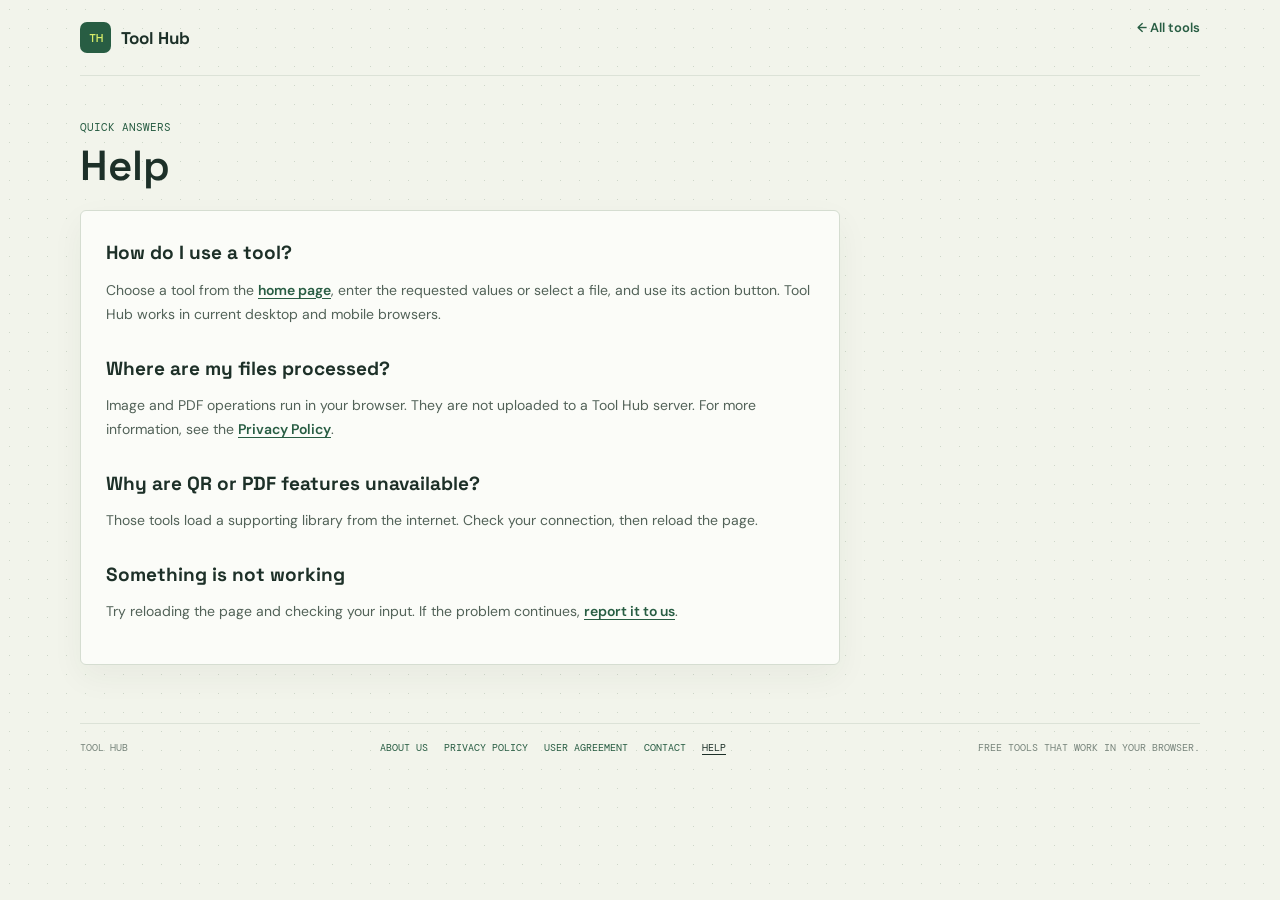
<file: help.html>
<!DOCTYPE html>
<html lang="en">
<head>
  <meta charset="UTF-8">
  <meta name="viewport" content="width=device-width, initial-scale=1">
  <meta name="theme-color" content="#f2f4eb">
  <meta name="description" content="Help and answers for using Tool Hub.">
  <title>Help | Tool Hub</title>
  <link rel="preconnect" href="https://fonts.googleapis.com">
  <link rel="preconnect" href="https://fonts.gstatic.com" crossorigin>
  <link href="https://fonts.googleapis.com/css2?family=DM+Mono:wght@400;500&family=DM+Sans:wght@400;500;600;700&family=Space+Grotesk:wght@400;500;600;700&display=swap" rel="stylesheet">
  <link rel="stylesheet" href="styles.css">
</head>
<body>
  <div class="shell">
    <header class="topbar"><a class="brand" href="index.html"><span class="brand-mark" aria-hidden="true">TH</span><span>Tool Hub</span></a><a class="back-link" href="index.html">← All tools</a></header>
    <main class="page-main info-main">
      <section class="page-heading"><p class="eyebrow">Quick answers</p><h1>Help</h1></section>
      <article class="tool-panel info-content">
        <h2>How do I use a tool?</h2>
        <p>Choose a tool from the <a href="index.html">home page</a>, enter the requested values or select a file, and use its action button. Tool Hub works in current desktop and mobile browsers.</p>
        <h2>Where are my files processed?</h2>
        <p>Image and PDF operations run in your browser. They are not uploaded to a Tool Hub server. For more information, see the <a href="privacy.html">Privacy Policy</a>.</p>
        <h2>Why are QR or PDF features unavailable?</h2>
        <p>Those tools load a supporting library from the internet. Check your connection, then reload the page.</p>
        <h2>Something is not working</h2>
        <p>Try reloading the page and checking your input. If the problem continues, <a href="contact.html">report it to us</a>.</p>
      </article>
    </main>
    <footer><span>Tool Hub</span><nav class="footer-links" aria-label="Site information"><a href="about.html">About Us</a><a href="privacy.html">Privacy Policy</a><a href="terms.html">User Agreement</a><a href="contact.html">Contact</a><a href="help.html" aria-current="page">Help</a></nav><span>Free tools that work in your browser.</span></footer>
  </div>
</body>
</html>
</file>
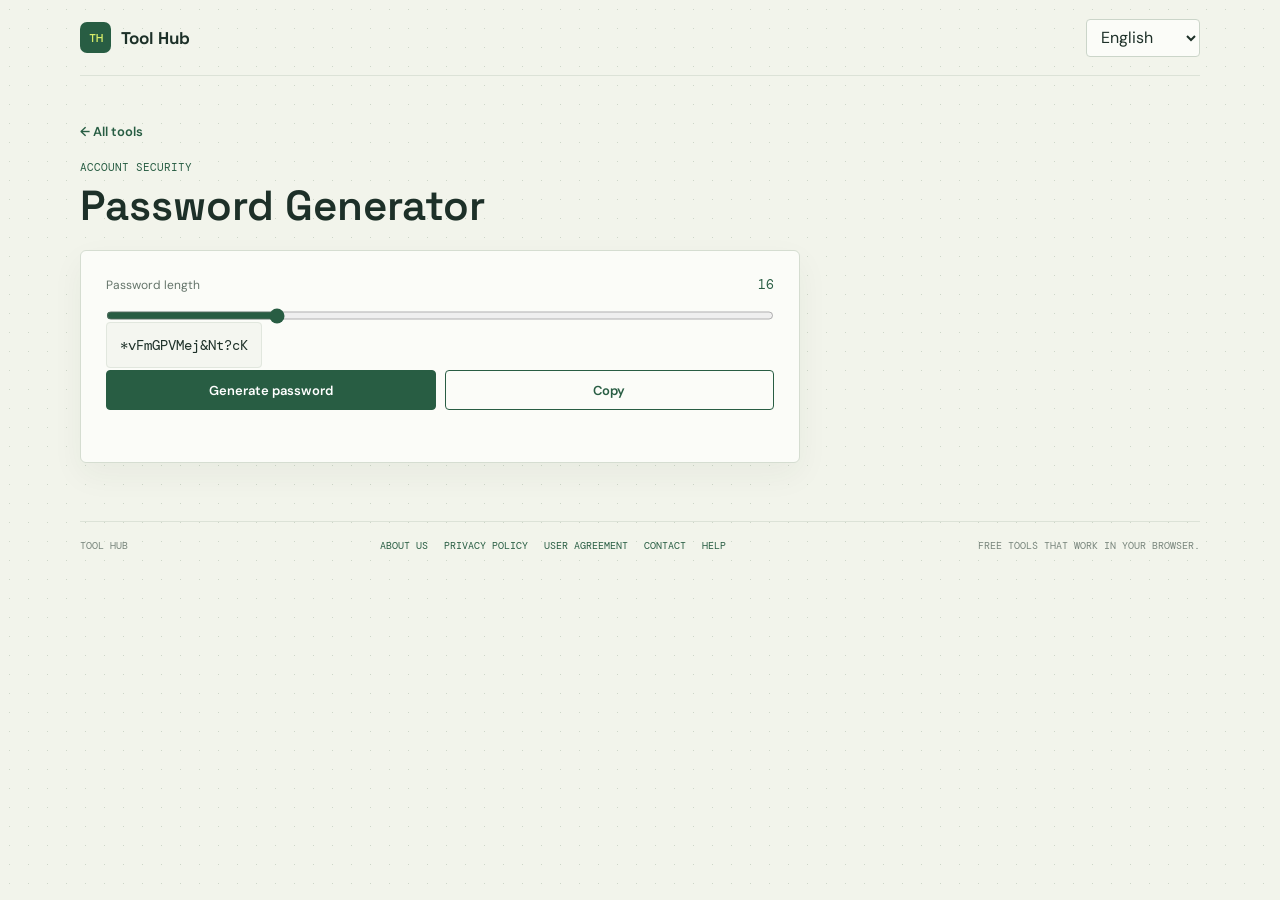
<file: password-generator.html>
<!DOCTYPE html>
<html lang="en">
<head>
  <meta charset="UTF-8">
  <meta name="viewport" content="width=device-width, initial-scale=1">
  <meta name="theme-color" content="#f2f4eb">
  <title>Password Generator | Tool Hub</title>
  <link rel="preconnect" href="https://fonts.googleapis.com">
  <link rel="preconnect" href="https://fonts.gstatic.com" crossorigin>
  <link href="https://fonts.googleapis.com/css2?family=DM+Mono:wght@400;500&family=DM+Sans:wght@400;500;600;700&family=Space+Grotesk:wght@400;500;600;700&family=Noto+Sans+Devanagari:wght@400;600&family=Noto+Sans+Telugu:wght@400;600&family=Noto+Sans+Arabic:wght@400;600&display=swap" rel="stylesheet">
  <link rel="stylesheet" href="styles.css">
</head>
<body data-tool="password-generator">
  <div class="shell">
    <header class="topbar">
      <a class="brand" href="index.html"><span class="brand-mark" aria-hidden="true">TH</span><span>Tool Hub</span></a>
      <label class="visually-hidden" for="lang" data-i18n="language"></label>
      <select class="language" id="lang"><option value="en">English</option><option value="hi">हिंदी</option><option value="te">తెలుగు</option><option value="ur">اردو</option></select>
    </header>
    <main class="page-main">
      <a class="back-link" href="index.html" data-i18n="back"></a>
      <section class="page-heading"><p class="eyebrow" data-i18n="passwordEyebrow"></p><h1 data-i18n="pg"></h1></section>
      <section class="tool-panel" aria-label="Password generator">
        <div class="range-row"><label for="password-length" data-i18n="length"></label><output class="range-value" id="password-length-value">16</output></div>
        <input type="range" id="password-length" min="8" max="40" value="16">
        <output class="password-output" id="password-output" aria-label="Generated password">-</output>
        <div class="button-row">
          <button class="tool-button" id="generate-password" type="button" data-i18n="generate"></button>
          <button class="tool-button secondary" id="copy-password" type="button" data-i18n="copy" disabled></button>
        </div>
        <p class="tool-status" id="password-status" role="status" aria-live="polite"></p>
      </section>
    </main>
    <footer><span>Tool Hub</span><nav class="footer-links" aria-label="Site information"><a href="about.html">About Us</a><a href="privacy.html">Privacy Policy</a><a href="terms.html">User Agreement</a><a href="contact.html">Contact</a><a href="help.html">Help</a></nav><span data-i18n="footer"></span></footer>
  </div>
  <script src="app.js" defer></script>
</body>
</html>
</file>
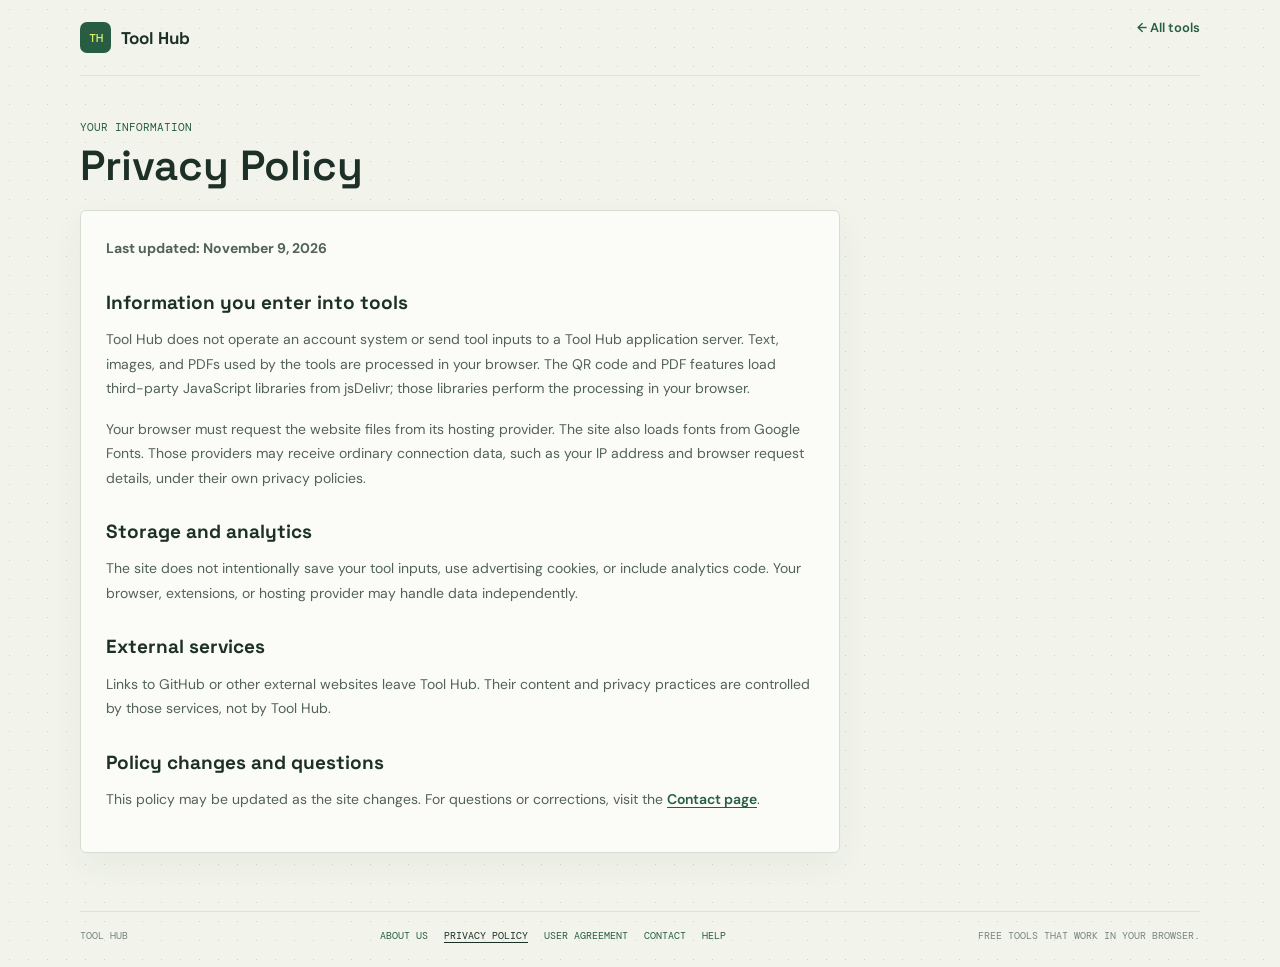
<file: privacy.html>
<!DOCTYPE html>
<html lang="en">
<head>
  <meta charset="UTF-8">
  <meta name="viewport" content="width=device-width, initial-scale=1">
  <meta name="theme-color" content="#f2f4eb">
  <meta name="description" content="Learn how Tool Hub handles your information and browser data.">
  <title>Privacy Policy | Tool Hub</title>
  <link rel="preconnect" href="https://fonts.googleapis.com">
  <link rel="preconnect" href="https://fonts.gstatic.com" crossorigin>
  <link href="https://fonts.googleapis.com/css2?family=DM+Mono:wght@400;500&family=DM+Sans:wght@400;500;600;700&family=Space+Grotesk:wght@400;500;600;700&display=swap" rel="stylesheet">
  <link rel="stylesheet" href="styles.css">
</head>
<body>
  <div class="shell">
    <header class="topbar"><a class="brand" href="index.html"><span class="brand-mark" aria-hidden="true">TH</span><span>Tool Hub</span></a><a class="back-link" href="index.html">← All tools</a></header>
    <main class="page-main info-main">
      <section class="page-heading"><p class="eyebrow">Your information</p><h1>Privacy Policy</h1></section>
      <article class="tool-panel info-content">
        <p><strong>Last updated: November 9, 2026</strong></p>
        <h2>Information you enter into tools</h2>
        <p>Tool Hub does not operate an account system or send tool inputs to a Tool Hub application server. Text, images, and PDFs used by the tools are processed in your browser. The QR code and PDF features load third-party JavaScript libraries from jsDelivr; those libraries perform the processing in your browser.</p>
        <p>Your browser must request the website files from its hosting provider. The site also loads fonts from Google Fonts. Those providers may receive ordinary connection data, such as your IP address and browser request details, under their own privacy policies.</p>
        <h2>Storage and analytics</h2>
        <p>The site does not intentionally save your tool inputs, use advertising cookies, or include analytics code. Your browser, extensions, or hosting provider may handle data independently.</p>
        <h2>External services</h2>
        <p>Links to GitHub or other external websites leave Tool Hub. Their content and privacy practices are controlled by those services, not by Tool Hub.</p>
        <h2>Policy changes and questions</h2>
        <p>This policy may be updated as the site changes. For questions or corrections, visit the <a href="contact.html">Contact page</a>.</p>
      </article>
    </main>
    <footer><span>Tool Hub</span><nav class="footer-links" aria-label="Site information"><a href="about.html">About Us</a><a href="privacy.html" aria-current="page">Privacy Policy</a><a href="terms.html">User Agreement</a><a href="contact.html">Contact</a><a href="help.html">Help</a></nav><span>Free tools that work in your browser.</span></footer>
  </div>
</body>
</html>
</file>
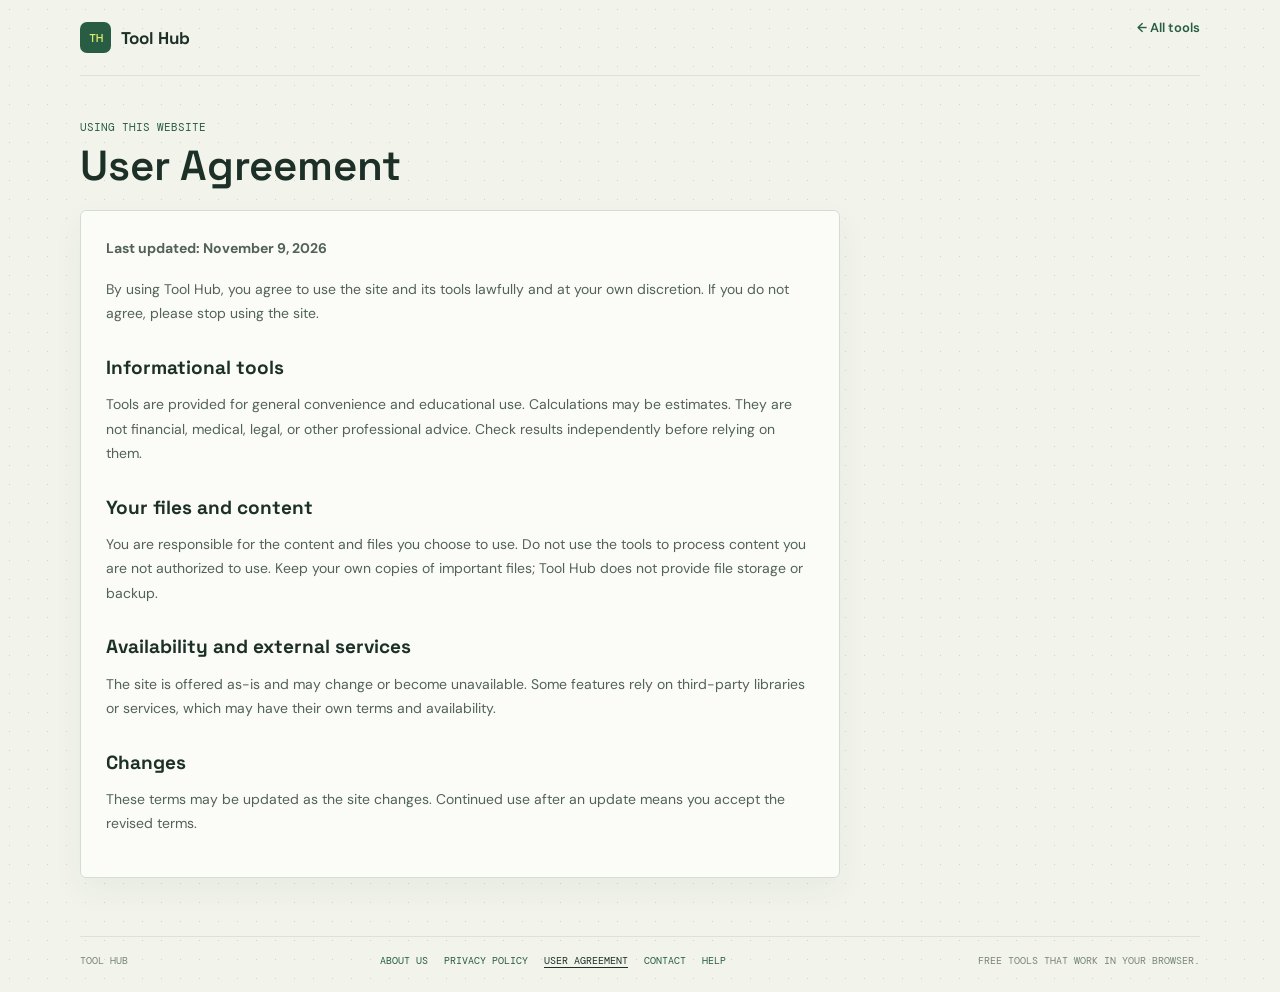
<file: terms.html>
<!DOCTYPE html>
<html lang="en">
<head>
  <meta charset="UTF-8">
  <meta name="viewport" content="width=device-width, initial-scale=1">
  <meta name="theme-color" content="#f2f4eb">
  <meta name="description" content="Terms for using the free browser-based tools on Tool Hub.">
  <title>User Agreement | Tool Hub</title>
  <link rel="preconnect" href="https://fonts.googleapis.com">
  <link rel="preconnect" href="https://fonts.gstatic.com" crossorigin>
  <link href="https://fonts.googleapis.com/css2?family=DM+Mono:wght@400;500&family=DM+Sans:wght@400;500;600;700&family=Space+Grotesk:wght@400;500;600;700&display=swap" rel="stylesheet">
  <link rel="stylesheet" href="styles.css">
</head>
<body>
  <div class="shell">
    <header class="topbar"><a class="brand" href="index.html"><span class="brand-mark" aria-hidden="true">TH</span><span>Tool Hub</span></a><a class="back-link" href="index.html">← All tools</a></header>
    <main class="page-main info-main">
      <section class="page-heading"><p class="eyebrow">Using this website</p><h1>User Agreement</h1></section>
      <article class="tool-panel info-content">
        <p><strong>Last updated: November 9, 2026</strong></p>
        <p>By using Tool Hub, you agree to use the site and its tools lawfully and at your own discretion. If you do not agree, please stop using the site.</p>
        <h2>Informational tools</h2>
        <p>Tools are provided for general convenience and educational use. Calculations may be estimates. They are not financial, medical, legal, or other professional advice. Check results independently before relying on them.</p>
        <h2>Your files and content</h2>
        <p>You are responsible for the content and files you choose to use. Do not use the tools to process content you are not authorized to use. Keep your own copies of important files; Tool Hub does not provide file storage or backup.</p>
        <h2>Availability and external services</h2>
        <p>The site is offered as-is and may change or become unavailable. Some features rely on third-party libraries or services, which may have their own terms and availability.</p>
        <h2>Changes</h2>
        <p>These terms may be updated as the site changes. Continued use after an update means you accept the revised terms.</p>
      </article>
    </main>
    <footer><span>Tool Hub</span><nav class="footer-links" aria-label="Site information"><a href="about.html">About Us</a><a href="privacy.html">Privacy Policy</a><a href="terms.html" aria-current="page">User Agreement</a><a href="contact.html">Contact</a><a href="help.html">Help</a></nav><span>Free tools that work in your browser.</span></footer>
  </div>
</body>
</html>
</file>
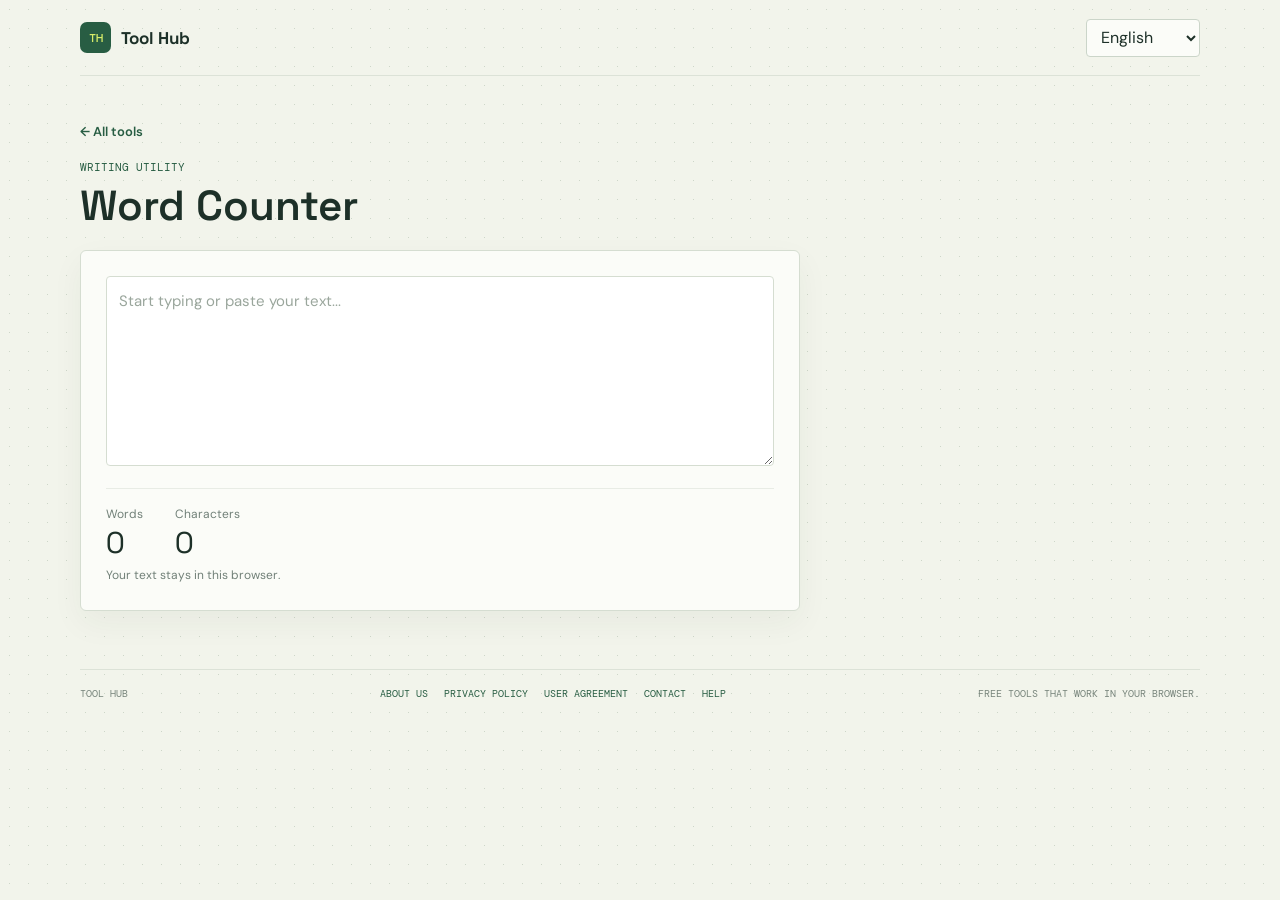
<file: word-counter.html>
<!DOCTYPE html>
<html lang="en">
<head>
  <meta charset="UTF-8">
  <meta name="viewport" content="width=device-width, initial-scale=1">
  <meta name="theme-color" content="#f2f4eb">
  <title>Word Counter | Tool Hub</title>
  <link rel="preconnect" href="https://fonts.googleapis.com">
  <link rel="preconnect" href="https://fonts.gstatic.com" crossorigin>
  <link href="https://fonts.googleapis.com/css2?family=DM+Mono:wght@400;500&family=DM+Sans:wght@400;500;600;700&family=Space+Grotesk:wght@400;500;600;700&family=Noto+Sans+Devanagari:wght@400;600&family=Noto+Sans+Telugu:wght@400;600&family=Noto+Sans+Arabic:wght@400;600&display=swap" rel="stylesheet">
  <link rel="stylesheet" href="styles.css">
</head>
<body data-tool="word-counter">
  <div class="shell">
    <header class="topbar">
      <a class="brand" href="index.html"><span class="brand-mark" aria-hidden="true">TH</span><span>Tool Hub</span></a>
      <label class="visually-hidden" for="lang" data-i18n="language"></label>
      <select class="language" id="lang"><option value="en">English</option><option value="hi">हिंदी</option><option value="te">తెలుగు</option><option value="ur">اردو</option></select>
    </header>
    <main class="page-main">
      <a class="back-link" href="index.html" data-i18n="back"></a>
      <section class="page-heading"><p class="eyebrow" data-i18n="wordEyebrow"></p><h1 data-i18n="wc"></h1></section>
      <section class="tool-panel" aria-label="Word counter">
        <label class="visually-hidden" for="word-text" data-i18n="wc"></label>
        <textarea id="word-text" data-placeholder="wcPlaceholder" dir="auto" spellcheck="true"></textarea>
        <div class="stat-row" aria-live="polite">
          <div><span class="stat-label" data-i18n="words"></span><output class="stat-value" id="word-count">0</output></div>
          <div><span class="stat-label" data-i18n="chars"></span><output class="stat-value" id="char-count">0</output></div>
        </div>
        <p class="tool-status" data-i18n="pageHint"></p>
      </section>
    </main>
    <footer><span>Tool Hub</span><nav class="footer-links" aria-label="Site information"><a href="about.html">About Us</a><a href="privacy.html">Privacy Policy</a><a href="terms.html">User Agreement</a><a href="contact.html">Contact</a><a href="help.html">Help</a></nav><span data-i18n="footer"></span></footer>
  </div>
  <script src="app.js" defer></script>
</body>
</html>
</file>
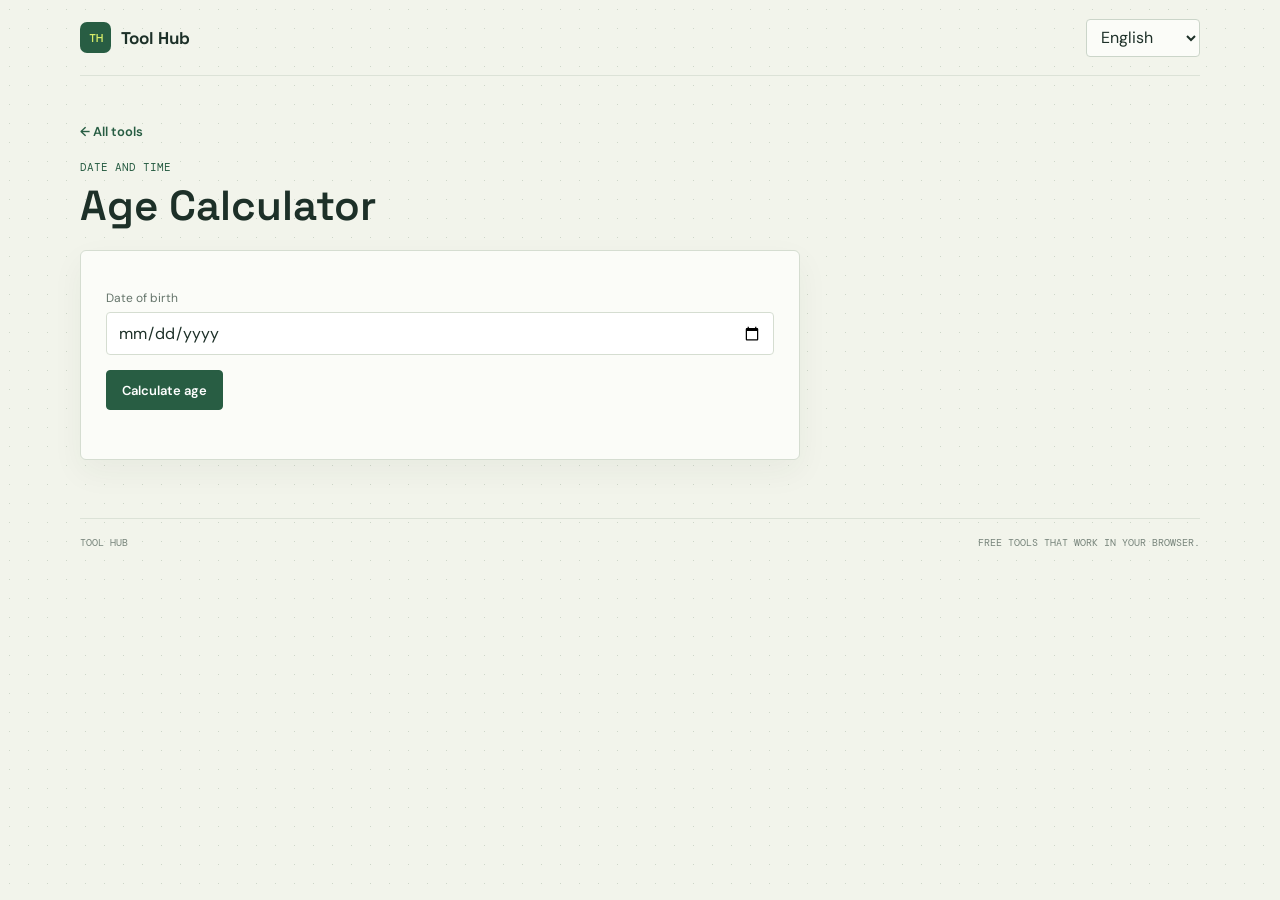
<file: github-pages-upload/age-calculator.html>
<!DOCTYPE html>
<html lang="en">
<head>
  <meta charset="UTF-8">
  <meta name="viewport" content="width=device-width, initial-scale=1">
  <meta name="theme-color" content="#f2f4eb">
  <title>Age Calculator | Tool Hub</title>
  <link rel="preconnect" href="https://fonts.googleapis.com">
  <link rel="preconnect" href="https://fonts.gstatic.com" crossorigin>
  <link href="https://fonts.googleapis.com/css2?family=DM+Mono:wght@400;500&family=DM+Sans:wght@400;500;600;700&family=Space+Grotesk:wght@400;500;600;700&family=Noto+Sans+Devanagari:wght@400;600&family=Noto+Sans+Telugu:wght@400;600&family=Noto+Sans+Arabic:wght@400;600&display=swap" rel="stylesheet">
  <link rel="stylesheet" href="styles.css">
</head>
<body data-tool="age-calculator">
  <div class="shell">
    <header class="topbar">
      <a class="brand" href="index.html"><span class="brand-mark" aria-hidden="true">TH</span><span>Tool Hub</span></a>
      <label class="visually-hidden" for="lang" data-i18n="language"></label>
      <select class="language" id="lang"><option value="en">English</option><option value="hi">हिंदी</option><option value="te">తెలుగు</option><option value="ur">اردو</option></select>
    </header>
    <main class="page-main">
      <a class="back-link" href="index.html" data-i18n="back"></a>
      <section class="page-heading"><p class="eyebrow" data-i18n="ageEyebrow"></p><h1 data-i18n="age"></h1></section>
      <form class="tool-panel" id="age-form">
        <label for="birth-date" data-i18n="dob"></label>
        <input type="date" id="birth-date" required>
        <button class="tool-button" type="submit" data-i18n="calculateAge"></button>
        <p class="tool-result" id="age-result" data-clear-result role="status" aria-live="polite"></p>
      </form>
    </main>
    <footer><span>Tool Hub</span><span data-i18n="footer"></span></footer>
  </div>
  <script src="app.js" defer></script>
</body>
</html>
</file>
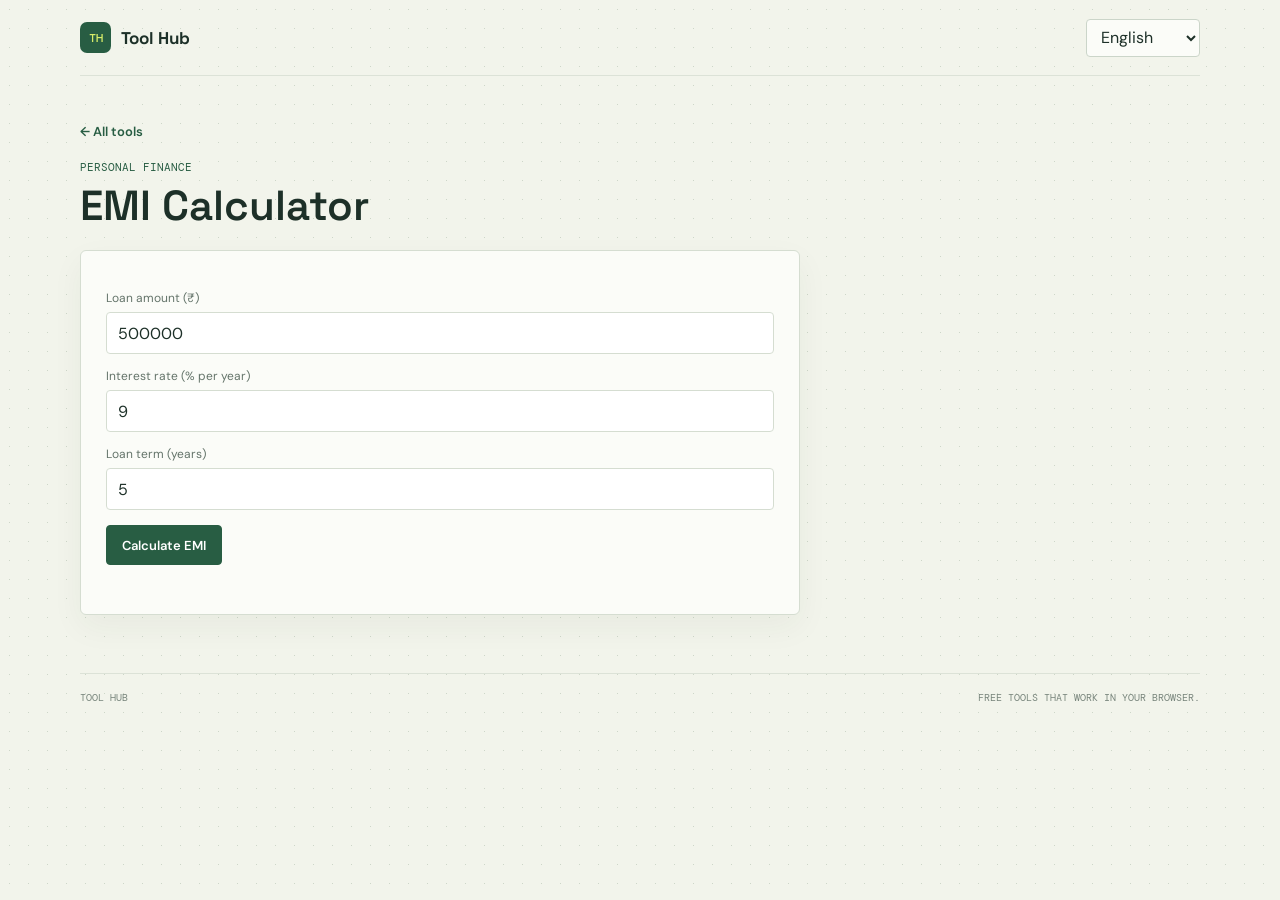
<file: github-pages-upload/emi-calculator.html>
<!DOCTYPE html>
<html lang="en">
<head>
  <meta charset="UTF-8">
  <meta name="viewport" content="width=device-width, initial-scale=1">
  <meta name="theme-color" content="#f2f4eb">
  <title>EMI Calculator | Tool Hub</title>
  <link rel="preconnect" href="https://fonts.googleapis.com">
  <link rel="preconnect" href="https://fonts.gstatic.com" crossorigin>
  <link href="https://fonts.googleapis.com/css2?family=DM+Mono:wght@400;500&family=DM+Sans:wght@400;500;600;700&family=Space+Grotesk:wght@400;500;600;700&family=Noto+Sans+Devanagari:wght@400;600&family=Noto+Sans+Telugu:wght@400;600&family=Noto+Sans+Arabic:wght@400;600&display=swap" rel="stylesheet">
  <link rel="stylesheet" href="styles.css">
</head>
<body data-tool="emi-calculator">
  <div class="shell">
    <header class="topbar">
      <a class="brand" href="index.html"><span class="brand-mark" aria-hidden="true">TH</span><span>Tool Hub</span></a>
      <label class="visually-hidden" for="lang" data-i18n="language"></label>
      <select class="language" id="lang"><option value="en">English</option><option value="hi">हिंदी</option><option value="te">తెలుగు</option><option value="ur">اردو</option></select>
    </header>
    <main class="page-main">
      <a class="back-link" href="index.html" data-i18n="back"></a>
      <section class="page-heading"><p class="eyebrow" data-i18n="emiEyebrow"></p><h1 data-i18n="emi"></h1></section>
      <form class="tool-panel" id="emi-form">
        <label for="loan-amount" data-i18n="amount"></label>
        <input type="number" id="loan-amount" value="500000" min="1" step="1" inputmode="decimal" required>
        <label for="interest-rate" data-i18n="rate"></label>
        <input type="number" id="interest-rate" value="9" min="0" max="100" step="0.1" inputmode="decimal" required>
        <label for="loan-years" data-i18n="years"></label>
        <input type="number" id="loan-years" value="5" min="1" max="100" step="1" inputmode="numeric" required>
        <button class="tool-button" type="submit" data-i18n="calculate"></button>
        <p class="tool-result" id="emi-result" data-clear-result role="status" aria-live="polite"></p>
      </form>
    </main>
    <footer><span>Tool Hub</span><span data-i18n="footer"></span></footer>
  </div>
  <script src="app.js" defer></script>
</body>
</html>
</file>
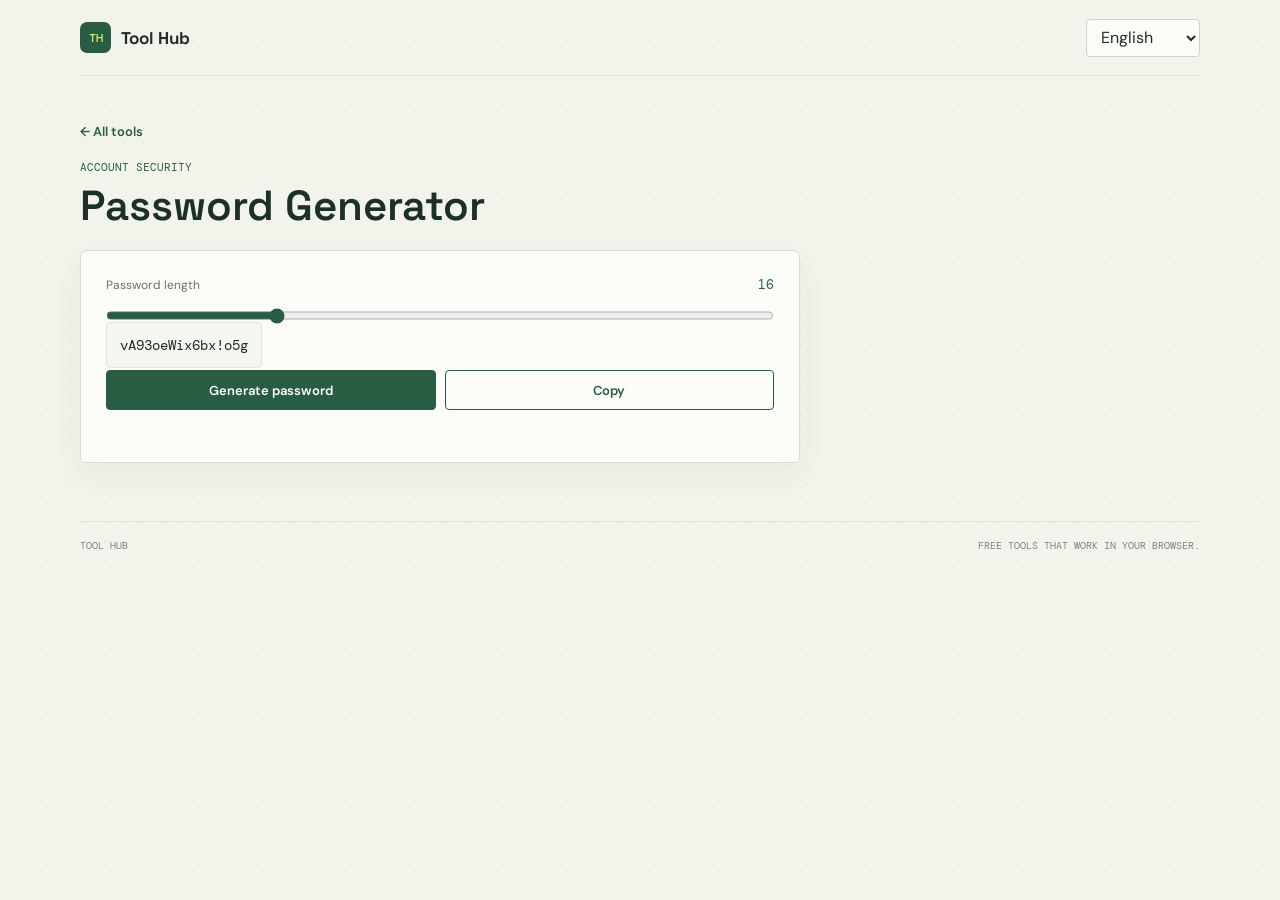
<file: github-pages-upload/password-generator.html>
<!DOCTYPE html>
<html lang="en">
<head>
  <meta charset="UTF-8">
  <meta name="viewport" content="width=device-width, initial-scale=1">
  <meta name="theme-color" content="#f2f4eb">
  <title>Password Generator | Tool Hub</title>
  <link rel="preconnect" href="https://fonts.googleapis.com">
  <link rel="preconnect" href="https://fonts.gstatic.com" crossorigin>
  <link href="https://fonts.googleapis.com/css2?family=DM+Mono:wght@400;500&family=DM+Sans:wght@400;500;600;700&family=Space+Grotesk:wght@400;500;600;700&family=Noto+Sans+Devanagari:wght@400;600&family=Noto+Sans+Telugu:wght@400;600&family=Noto+Sans+Arabic:wght@400;600&display=swap" rel="stylesheet">
  <link rel="stylesheet" href="styles.css">
</head>
<body data-tool="password-generator">
  <div class="shell">
    <header class="topbar">
      <a class="brand" href="index.html"><span class="brand-mark" aria-hidden="true">TH</span><span>Tool Hub</span></a>
      <label class="visually-hidden" for="lang" data-i18n="language"></label>
      <select class="language" id="lang"><option value="en">English</option><option value="hi">हिंदी</option><option value="te">తెలుగు</option><option value="ur">اردو</option></select>
    </header>
    <main class="page-main">
      <a class="back-link" href="index.html" data-i18n="back"></a>
      <section class="page-heading"><p class="eyebrow" data-i18n="passwordEyebrow"></p><h1 data-i18n="pg"></h1></section>
      <section class="tool-panel" aria-label="Password generator">
        <div class="range-row"><label for="password-length" data-i18n="length"></label><output class="range-value" id="password-length-value">16</output></div>
        <input type="range" id="password-length" min="8" max="40" value="16">
        <output class="password-output" id="password-output" aria-label="Generated password">-</output>
        <div class="button-row">
          <button class="tool-button" id="generate-password" type="button" data-i18n="generate"></button>
          <button class="tool-button secondary" id="copy-password" type="button" data-i18n="copy" disabled></button>
        </div>
        <p class="tool-status" id="password-status" role="status" aria-live="polite"></p>
      </section>
    </main>
    <footer><span>Tool Hub</span><span data-i18n="footer"></span></footer>
  </div>
  <script src="app.js" defer></script>
</body>
</html>
</file>
<file: styles.css>
:root {
  color-scheme: light;
  --paper: #f2f4eb;
  --ink: #1d3028;
  --muted: #718078;
  --green: #285d43;
  --lime: #d7ed69;
  --line: #dce2d7;
  --white: #fbfcf8;
  --orange: #e8794f;
  font-family: "DM Sans", "Noto Sans Devanagari", "Noto Sans Telugu", "Noto Sans Arabic", sans-serif;
  font-synthesis: none;
  text-rendering: optimizeLegibility;
  -webkit-font-smoothing: antialiased;
  -moz-osx-font-smoothing: grayscale;
}

* { box-sizing: border-box; }
body {
  min-width: 320px;
  min-height: 100vh;
  margin: 0;
  color: var(--ink);
  background-color: var(--paper);
  background-image: radial-gradient(#cdd6c8 0.7px, transparent 0.7px);
  background-size: 19px 19px;
}
button, input, textarea, select { font: inherit; }
button, select { cursor: pointer; }
.shell { width: min(1120px, calc(100% - 48px)); margin: 0 auto; }
.topbar { display: flex; align-items: center; justify-content: space-between; min-height: 76px; border-bottom: 1px solid var(--line); animation: arrive 450ms ease both; }
.brand { display: inline-flex; align-items: center; gap: 10px; color: var(--ink); font-family: "Space Grotesk", sans-serif; font-size: 17px; font-weight: 700; text-decoration: none; }
.brand-mark { display: grid; width: 31px; height: 31px; place-items: center; border-radius: 7px; background: var(--green); color: var(--lime); font-family: "DM Mono", monospace; font-size: 12px; }
.language { min-height: 38px; max-width: 160px; padding: 0 30px 0 10px; border: 1px solid #cbd5c9; border-radius: 4px; background: var(--white); color: var(--ink); }
.language:focus-visible, button:focus-visible, input:focus-visible, textarea:focus-visible, a:focus-visible { outline: 2px solid var(--green); outline-offset: 3px; }
.visually-hidden { position: absolute; width: 1px; height: 1px; overflow: hidden; clip: rect(0, 0, 0, 0); white-space: nowrap; clip-path: inset(50%); }
main { padding: 44px 0 58px; }
.intro { display: flex; align-items: end; justify-content: space-between; gap: 24px; margin-bottom: 26px; animation: arrive 500ms 60ms ease both; }
.eyebrow { margin: 0 0 9px; color: var(--green); font-family: "DM Mono", monospace; font-size: 11px; text-transform: uppercase; }
h1 { margin: 0; font-family: "Space Grotesk", sans-serif; font-size: 42px; font-weight: 600; line-height: 1.08; }
.intro-note { max-width: 360px; margin: 0 0 3px; color: var(--muted); font-size: 14px; line-height: 1.55; }
.tool-grid { display: grid; grid-template-columns: repeat(3, minmax(0, 1fr)); gap: 14px; }
.tool-card { display: block; position: relative; min-width: 0; overflow: hidden; padding: 21px 22px; border: 1px solid #d5ddd1; border-radius: 6px; background: var(--white); color: var(--ink); text-decoration: none; box-shadow: 0 8px 22px rgb(34 58 43 / 4%); animation: arrive 520ms ease both; }
.tool-card:nth-child(2) { animation-delay: 70ms; }
.tool-card:nth-child(3) { animation-delay: 140ms; }
.tool-card:nth-child(4) { animation-delay: 210ms; }
a.tool-card { transition: transform 220ms cubic-bezier(.2,.8,.2,1), border-color 220ms ease, box-shadow 220ms ease; }
a.tool-card::before { position: absolute; top: 0; right: 0; left: 0; height: 2px; background: linear-gradient(90deg, var(--green), #b8d673); content: ""; transform: scaleX(0); transform-origin: left; transition: transform 240ms ease; }
a.tool-card:hover, a.tool-card:focus-visible { transform: translateY(-4px); border-color: #9bab8e; box-shadow: 0 16px 30px rgb(34 58 43 / 11%); }
a.tool-card:hover::before, a.tool-card:focus-visible::before { transform: scaleX(1); }
a.tool-card:nth-child(n+5):nth-child(-n+8) { animation-delay: 90ms; }
a.tool-card:nth-child(n+9):nth-child(-n+12) { animation-delay: 160ms; }
a.tool-card:nth-child(n+13):nth-child(-n+16) { animation-delay: 230ms; }
a.tool-card:nth-child(n+17) { animation-delay: 300ms; }
.card-mark { display: grid; width: 34px; height: 34px; margin-bottom: 19px; place-items: center; border-radius: 5px; background: #e9eee2; color: var(--green); font-family: "DM Mono", monospace; font-size: 12px; transition: transform 180ms ease, background-color 180ms ease; }
a.tool-card:hover .card-mark, a.tool-card:focus-visible .card-mark { transform: rotate(-5deg) scale(1.06); background: #e2ebd5; }
.tool-card h2 { margin: 0; font-family: "Space Grotesk", sans-serif; font-size: 18px; font-weight: 600; }
.tool-card p { margin: 8px 0 20px; color: var(--muted); font-size: 13px; line-height: 1.55; }
.card-action { color: var(--green); font-size: 12px; font-weight: 700; }
.page-main { width: min(720px, 100%); }
.page-heading { margin-bottom: 22px; animation: arrive 500ms 60ms ease both; }
.back-link { display: inline-block; margin-bottom: 20px; color: var(--green); font-size: 13px; font-weight: 600; text-decoration: none; }
.back-link:hover { text-decoration: underline; text-underline-offset: 3px; }
.tool-panel { padding: 25px; border: 1px solid #d5ddd1; border-radius: 6px; background: var(--white); box-shadow: 0 12px 32px rgb(34 58 43 / 5%); animation: arrive 580ms 100ms ease both; }
.tool-panel > * { animation: field-arrive 380ms 150ms ease both; }
.tool-panel > :nth-child(2) { animation-delay: 185ms; }
.tool-panel > :nth-child(3) { animation-delay: 220ms; }
.tool-panel > :nth-child(4) { animation-delay: 255ms; }
.tool-panel > :nth-child(n+5) { animation-delay: 290ms; }
.tool-panel label { display: block; margin: 14px 0 6px; color: #64746a; font-size: 12px; }
.tool-panel input:not([type="range"]), .tool-panel textarea { width: 100%; min-width: 0; border: 1px solid #d5ddd1; border-radius: 4px; background: #fff; color: var(--ink); transition: border-color 160ms ease, box-shadow 160ms ease; }
.tool-panel input:not([type="range"]):focus, .tool-panel textarea:focus, .tool-panel select:focus { border-color: #829b70; box-shadow: 0 0 0 3px rgb(40 93 67 / 10%); }
.tool-panel input:not([type="range"]) { min-height: 42px; padding: 9px 11px; }
.tool-panel input[type="number"], .tool-panel input[type="date"] { direction: ltr; text-align: start; }
.tool-panel textarea { min-height: 190px; padding: 12px; resize: vertical; font-size: 15px; line-height: 1.7; }
.tool-panel textarea::placeholder { color: #9aa69c; }
.tool-panel input[type="range"] { display: block; width: 100%; height: 25px; margin: 10px 0 6px; accent-color: var(--green); }
.range-row { display: flex; align-items: baseline; justify-content: space-between; gap: 12px; }
.range-row label { margin: 0; }
.range-value { color: var(--green); font-family: "DM Mono", monospace; font-size: 13px; }
.stat-row { display: flex; flex-wrap: wrap; gap: 32px; margin-top: 17px; padding-top: 17px; border-top: 1px solid #e8ece5; }
.stat-label { display: block; margin-bottom: 6px; color: var(--muted); font-size: 12px; }
.stat-value { display: block; color: var(--ink); font-family: "Space Grotesk", sans-serif; font-size: 30px; font-variant-numeric: tabular-nums; line-height: 1; }
.stat-value.updated { animation: count-update 220ms ease-out; }
.password-output { min-height: 48px; margin-top: 12px; padding: 13px; border: 1px solid #e1e7de; border-radius: 4px; background: #f4f6f0; color: var(--ink); font-family: "DM Mono", monospace; font-size: 14px; overflow-wrap: anywhere; }
.password-output.updated, .tool-result.updated, .tool-status.updated { animation: result-arrive 260ms ease both; }
.button-row { display: flex; flex-wrap: wrap; gap: 9px; margin-top: 15px; }
.tool-button { min-height: 40px; margin-top: 15px; padding: 0 15px; border: 1px solid var(--green); border-radius: 4px; background: var(--green); color: #fff; font-size: 13px; font-weight: 600; transition: background-color 140ms ease, transform 140ms ease; }
.button-row .tool-button { flex: 1; margin-top: 0; }
.tool-button:hover { transform: translateY(-1px); background: #1d4b35; }
.tool-button:active { transform: translateY(0) scale(0.98); }
.tool-button.secondary { background: transparent; color: var(--green); }
.tool-button.secondary:hover { background: #edf2e8; }
.tool-button:disabled { border-color: #cbd5c9; background: #e9eee7; color: #7d8b80; cursor: default; transform: none; }
.tool-result { min-height: 24px; margin: 14px 0 0; color: var(--ink); font-size: 14px; line-height: 1.6; overflow-wrap: anywhere; }
.tool-result:empty { margin-top: 0; }
.tool-result.is-error { color: #a4472a; }
.tool-status { min-height: 18px; margin: 9px 0 0; color: var(--muted); font-size: 12px; }
.tool-status.is-error { color: #a4472a; }
.tool-panel select { width: 100%; min-height: 42px; padding: 8px 11px; border: 1px solid #d5ddd1; border-radius: 4px; background: #fff; color: var(--ink); transition: border-color 160ms ease, box-shadow 160ms ease; }
.tool-panel input[type="color"] { height: 54px; padding: 5px; cursor: pointer; }
.field-pair { display: grid; grid-template-columns: repeat(2, minmax(0, 1fr)); gap: 14px; }
.field-pair > div { min-width: 0; }
.inline-check { display: flex !important; align-items: center; gap: 8px; }
.inline-check input { width: auto !important; min-height: 0 !important; accent-color: var(--green); }
.qr-output { display: grid; min-height: 16px; place-items: center; margin-top: 16px; }
.qr-output img, .qr-output canvas { max-width: 100%; }
.color-preview { height: 88px; margin-top: 12px; border: 1px solid #d5ddd1; border-radius: 5px; background: #285d43; }
.color-values { display: grid; grid-template-columns: repeat(3, minmax(0, 1fr)); gap: 12px; margin-top: 14px; }
.color-values p { margin: 0; color: var(--muted); font-family: "DM Mono", monospace; font-size: 11px; }
.color-values output { display: block; margin-top: 5px; color: var(--ink); font-size: 12px; overflow-wrap: anywhere; }
.download-link { display: inline-block; margin-top: 14px; color: var(--green); font-size: 13px; font-weight: 700; text-underline-offset: 3px; }
.timer-display { display: block; margin: 22px 0 8px; color: var(--green); font-family: "DM Mono", monospace; font-size: clamp(42px, 12vw, 64px); font-weight: 500; text-align: center; font-variant-numeric: tabular-nums; }
.featured-result { color: var(--green); font-family: "Space Grotesk", sans-serif; font-size: 40px; font-weight: 600; }
footer { display: flex; flex-wrap: wrap; align-items: center; justify-content: space-between; gap: 14px 20px; padding: 17px 0 25px; border-top: 1px solid var(--line); color: #78857c; font-family: "DM Mono", monospace; font-size: 10px; text-transform: uppercase; }
.footer-links { display: flex; flex-wrap: wrap; gap: 8px 16px; }
.footer-links a { color: var(--green); text-decoration: none; transition: color 150ms ease; }
.footer-links a:hover, .footer-links a[aria-current="page"] { color: var(--ink); text-decoration: underline; text-underline-offset: 3px; }
.info-main { width: min(760px, 100%); }
.info-content { line-height: 1.75; }
.info-content h2 { margin: 25px 0 8px; font-family: "Space Grotesk", sans-serif; font-size: 19px; }
.info-content h2:first-child { margin-top: 0; }
.info-content p { margin: 0 0 16px; color: #526258; font-size: 14px; }
.info-content a:not(.tool-button) { color: var(--green); font-weight: 600; text-underline-offset: 3px; }
.info-content .info-link-button { display: inline-flex; align-items: center; margin: 0; text-decoration: none; }
@keyframes arrive { from { opacity: 0; transform: translateY(9px); } to { opacity: 1; transform: translateY(0); } }
@keyframes field-arrive { from { opacity: 0; transform: translateY(5px); } to { opacity: 1; transform: translateY(0); } }
@keyframes count-update { 50% { color: var(--green); transform: translateY(-2px); } }
@keyframes result-arrive { from { opacity: 0; transform: translateY(6px); } to { opacity: 1; transform: translateY(0); } }
@media (max-width: 900px) { .tool-grid { grid-template-columns: repeat(2, minmax(0, 1fr)); } }
@media (max-width: 680px) { .shell { width: min(100% - 32px, 520px); } main { padding: 32px 0 38px; } .intro { align-items: start; flex-direction: column; gap: 11px; margin-bottom: 20px; } h1 { font-size: 34px; } .tool-grid { grid-template-columns: 1fr; gap: 11px; } .tool-card { padding: 18px; } .tool-panel { padding: 19px; } }
@media (max-width: 380px) { .shell { width: calc(100% - 24px); } .topbar { min-height: 66px; } .brand { font-size: 15px; } .language { max-width: 145px; } footer { font-size: 9px; } }
@media (prefers-reduced-motion: reduce) { *, *::before, *::after { animation-duration: 0.01ms !important; animation-iteration-count: 1 !important; scroll-behavior: auto !important; transition-duration: 0.01ms !important; } }
</file>
<file: github-pages-upload/styles.css>
:root {
  color-scheme: light;
  --paper: #f2f4eb;
  --ink: #1d3028;
  --muted: #718078;
  --green: #285d43;
  --lime: #d7ed69;
  --line: #dce2d7;
  --white: #fbfcf8;
  --orange: #e8794f;
  font-family: "DM Sans", "Noto Sans Devanagari", "Noto Sans Telugu", "Noto Sans Arabic", sans-serif;
  font-synthesis: none;
  text-rendering: optimizeLegibility;
  -webkit-font-smoothing: antialiased;
  -moz-osx-font-smoothing: grayscale;
}

* { box-sizing: border-box; }
body {
  min-width: 320px;
  min-height: 100vh;
  margin: 0;
  color: var(--ink);
  background-color: var(--paper);
  background-image: radial-gradient(#cdd6c8 0.7px, transparent 0.7px);
  background-size: 19px 19px;
}
button, input, textarea, select { font: inherit; }
button, select { cursor: pointer; }
.shell { width: min(1120px, calc(100% - 48px)); margin: 0 auto; }
.topbar { display: flex; align-items: center; justify-content: space-between; min-height: 76px; border-bottom: 1px solid var(--line); animation: arrive 450ms ease both; }
.brand { display: inline-flex; align-items: center; gap: 10px; color: var(--ink); font-family: "Space Grotesk", sans-serif; font-size: 17px; font-weight: 700; text-decoration: none; }
.brand-mark { display: grid; width: 31px; height: 31px; place-items: center; border-radius: 7px; background: var(--green); color: var(--lime); font-family: "DM Mono", monospace; font-size: 12px; }
.language { min-height: 38px; max-width: 160px; padding: 0 30px 0 10px; border: 1px solid #cbd5c9; border-radius: 4px; background: var(--white); color: var(--ink); }
.language:focus-visible, button:focus-visible, input:focus-visible, textarea:focus-visible, a:focus-visible { outline: 2px solid var(--green); outline-offset: 3px; }
.visually-hidden { position: absolute; width: 1px; height: 1px; overflow: hidden; clip: rect(0, 0, 0, 0); white-space: nowrap; clip-path: inset(50%); }
main { padding: 44px 0 58px; }
.intro { display: flex; align-items: end; justify-content: space-between; gap: 24px; margin-bottom: 26px; animation: arrive 500ms 60ms ease both; }
.eyebrow { margin: 0 0 9px; color: var(--green); font-family: "DM Mono", monospace; font-size: 11px; text-transform: uppercase; }
h1 { margin: 0; font-family: "Space Grotesk", sans-serif; font-size: 42px; font-weight: 600; line-height: 1.08; }
.intro-note { max-width: 360px; margin: 0 0 3px; color: var(--muted); font-size: 14px; line-height: 1.55; }
.tool-grid { display: grid; grid-template-columns: repeat(3, minmax(0, 1fr)); gap: 14px; }
.tool-card { display: block; position: relative; min-width: 0; overflow: hidden; padding: 21px 22px; border: 1px solid #d5ddd1; border-radius: 6px; background: var(--white); color: var(--ink); text-decoration: none; box-shadow: 0 8px 22px rgb(34 58 43 / 4%); animation: arrive 520ms ease both; }
.tool-card:nth-child(2) { animation-delay: 70ms; }
.tool-card:nth-child(3) { animation-delay: 140ms; }
.tool-card:nth-child(4) { animation-delay: 210ms; }
a.tool-card { transition: transform 220ms cubic-bezier(.2,.8,.2,1), border-color 220ms ease, box-shadow 220ms ease; }
a.tool-card::before { position: absolute; top: 0; right: 0; left: 0; height: 2px; background: linear-gradient(90deg, var(--green), #b8d673); content: ""; transform: scaleX(0); transform-origin: left; transition: transform 240ms ease; }
a.tool-card:hover, a.tool-card:focus-visible { transform: translateY(-4px); border-color: #9bab8e; box-shadow: 0 16px 30px rgb(34 58 43 / 11%); }
a.tool-card:hover::before, a.tool-card:focus-visible::before { transform: scaleX(1); }
a.tool-card:nth-child(n+5):nth-child(-n+8) { animation-delay: 90ms; }
a.tool-card:nth-child(n+9):nth-child(-n+12) { animation-delay: 160ms; }
a.tool-card:nth-child(n+13):nth-child(-n+16) { animation-delay: 230ms; }
a.tool-card:nth-child(n+17) { animation-delay: 300ms; }
.card-mark { display: grid; width: 34px; height: 34px; margin-bottom: 19px; place-items: center; border-radius: 5px; background: #e9eee2; color: var(--green); font-family: "DM Mono", monospace; font-size: 12px; transition: transform 180ms ease, background-color 180ms ease; }
a.tool-card:hover .card-mark, a.tool-card:focus-visible .card-mark { transform: rotate(-5deg) scale(1.06); background: #e2ebd5; }
.tool-card h2 { margin: 0; font-family: "Space Grotesk", sans-serif; font-size: 18px; font-weight: 600; }
.tool-card p { margin: 8px 0 20px; color: var(--muted); font-size: 13px; line-height: 1.55; }
.card-action { color: var(--green); font-size: 12px; font-weight: 700; }
.page-main { width: min(720px, 100%); }
.page-heading { margin-bottom: 22px; animation: arrive 500ms 60ms ease both; }
.back-link { display: inline-block; margin-bottom: 20px; color: var(--green); font-size: 13px; font-weight: 600; text-decoration: none; }
.back-link:hover { text-decoration: underline; text-underline-offset: 3px; }
.tool-panel { padding: 25px; border: 1px solid #d5ddd1; border-radius: 6px; background: var(--white); box-shadow: 0 12px 32px rgb(34 58 43 / 5%); animation: arrive 580ms 100ms ease both; }
.tool-panel > * { animation: field-arrive 380ms 150ms ease both; }
.tool-panel > :nth-child(2) { animation-delay: 185ms; }
.tool-panel > :nth-child(3) { animation-delay: 220ms; }
.tool-panel > :nth-child(4) { animation-delay: 255ms; }
.tool-panel > :nth-child(n+5) { animation-delay: 290ms; }
.tool-panel label { display: block; margin: 14px 0 6px; color: #64746a; font-size: 12px; }
.tool-panel input:not([type="range"]), .tool-panel textarea { width: 100%; min-width: 0; border: 1px solid #d5ddd1; border-radius: 4px; background: #fff; color: var(--ink); transition: border-color 160ms ease, box-shadow 160ms ease; }
.tool-panel input:not([type="range"]):focus, .tool-panel textarea:focus, .tool-panel select:focus { border-color: #829b70; box-shadow: 0 0 0 3px rgb(40 93 67 / 10%); }
.tool-panel input:not([type="range"]) { min-height: 42px; padding: 9px 11px; }
.tool-panel input[type="number"], .tool-panel input[type="date"] { direction: ltr; text-align: start; }
.tool-panel textarea { min-height: 190px; padding: 12px; resize: vertical; font-size: 15px; line-height: 1.7; }
.tool-panel textarea::placeholder { color: #9aa69c; }
.tool-panel input[type="range"] { display: block; width: 100%; height: 25px; margin: 10px 0 6px; accent-color: var(--green); }
.range-row { display: flex; align-items: baseline; justify-content: space-between; gap: 12px; }
.range-row label { margin: 0; }
.range-value { color: var(--green); font-family: "DM Mono", monospace; font-size: 13px; }
.stat-row { display: flex; flex-wrap: wrap; gap: 32px; margin-top: 17px; padding-top: 17px; border-top: 1px solid #e8ece5; }
.stat-label { display: block; margin-bottom: 6px; color: var(--muted); font-size: 12px; }
.stat-value { display: block; color: var(--ink); font-family: "Space Grotesk", sans-serif; font-size: 30px; font-variant-numeric: tabular-nums; line-height: 1; }
.stat-value.updated { animation: count-update 220ms ease-out; }
.password-output { min-height: 48px; margin-top: 12px; padding: 13px; border: 1px solid #e1e7de; border-radius: 4px; background: #f4f6f0; color: var(--ink); font-family: "DM Mono", monospace; font-size: 14px; overflow-wrap: anywhere; }
.password-output.updated, .tool-result.updated, .tool-status.updated { animation: result-arrive 260ms ease both; }
.button-row { display: flex; flex-wrap: wrap; gap: 9px; margin-top: 15px; }
.tool-button { min-height: 40px; margin-top: 15px; padding: 0 15px; border: 1px solid var(--green); border-radius: 4px; background: var(--green); color: #fff; font-size: 13px; font-weight: 600; transition: background-color 140ms ease, transform 140ms ease; }
.button-row .tool-button { flex: 1; margin-top: 0; }
.tool-button:hover { transform: translateY(-1px); background: #1d4b35; }
.tool-button:active { transform: translateY(0) scale(0.98); }
.tool-button.secondary { background: transparent; color: var(--green); }
.tool-button.secondary:hover { background: #edf2e8; }
.tool-button:disabled { border-color: #cbd5c9; background: #e9eee7; color: #7d8b80; cursor: default; transform: none; }
.tool-result { min-height: 24px; margin: 14px 0 0; color: var(--ink); font-size: 14px; line-height: 1.6; overflow-wrap: anywhere; }
.tool-result:empty { margin-top: 0; }
.tool-result.is-error { color: #a4472a; }
.tool-status { min-height: 18px; margin: 9px 0 0; color: var(--muted); font-size: 12px; }
.tool-status.is-error { color: #a4472a; }
.tool-panel select { width: 100%; min-height: 42px; padding: 8px 11px; border: 1px solid #d5ddd1; border-radius: 4px; background: #fff; color: var(--ink); transition: border-color 160ms ease, box-shadow 160ms ease; }
.tool-panel input[type="color"] { height: 54px; padding: 5px; cursor: pointer; }
.field-pair { display: grid; grid-template-columns: repeat(2, minmax(0, 1fr)); gap: 14px; }
.field-pair > div { min-width: 0; }
.inline-check { display: flex !important; align-items: center; gap: 8px; }
.inline-check input { width: auto !important; min-height: 0 !important; accent-color: var(--green); }
.qr-output { display: grid; min-height: 16px; place-items: center; margin-top: 16px; }
.qr-output img, .qr-output canvas { max-width: 100%; }
.color-preview { height: 88px; margin-top: 12px; border: 1px solid #d5ddd1; border-radius: 5px; background: #285d43; }
.color-values { display: grid; grid-template-columns: repeat(3, minmax(0, 1fr)); gap: 12px; margin-top: 14px; }
.color-values p { margin: 0; color: var(--muted); font-family: "DM Mono", monospace; font-size: 11px; }
.color-values output { display: block; margin-top: 5px; color: var(--ink); font-size: 12px; overflow-wrap: anywhere; }
.download-link { display: inline-block; margin-top: 14px; color: var(--green); font-size: 13px; font-weight: 700; text-underline-offset: 3px; }
.timer-display { display: block; margin: 22px 0 8px; color: var(--green); font-family: "DM Mono", monospace; font-size: clamp(42px, 12vw, 64px); font-weight: 500; text-align: center; font-variant-numeric: tabular-nums; }
.featured-result { color: var(--green); font-family: "Space Grotesk", sans-serif; font-size: 40px; font-weight: 600; }
footer { display: flex; justify-content: space-between; gap: 16px; padding: 17px 0 25px; border-top: 1px solid var(--line); color: #78857c; font-family: "DM Mono", monospace; font-size: 10px; text-transform: uppercase; }
@keyframes arrive { from { opacity: 0; transform: translateY(9px); } to { opacity: 1; transform: translateY(0); } }
@keyframes field-arrive { from { opacity: 0; transform: translateY(5px); } to { opacity: 1; transform: translateY(0); } }
@keyframes count-update { 50% { color: var(--green); transform: translateY(-2px); } }
@keyframes result-arrive { from { opacity: 0; transform: translateY(6px); } to { opacity: 1; transform: translateY(0); } }
@media (max-width: 900px) { .tool-grid { grid-template-columns: repeat(2, minmax(0, 1fr)); } }
@media (max-width: 680px) { .shell { width: min(100% - 32px, 520px); } main { padding: 32px 0 38px; } .intro { align-items: start; flex-direction: column; gap: 11px; margin-bottom: 20px; } h1 { font-size: 34px; } .tool-grid { grid-template-columns: 1fr; gap: 11px; } .tool-card { padding: 18px; } .tool-panel { padding: 19px; } }
@media (max-width: 380px) { .shell { width: calc(100% - 24px); } .topbar { min-height: 66px; } .brand { font-size: 15px; } .language { max-width: 145px; } footer { font-size: 9px; } }
@media (prefers-reduced-motion: reduce) { *, *::before, *::after { animation-duration: 0.01ms !important; animation-iteration-count: 1 !important; scroll-behavior: auto !important; transition-duration: 0.01ms !important; } }
</file>
